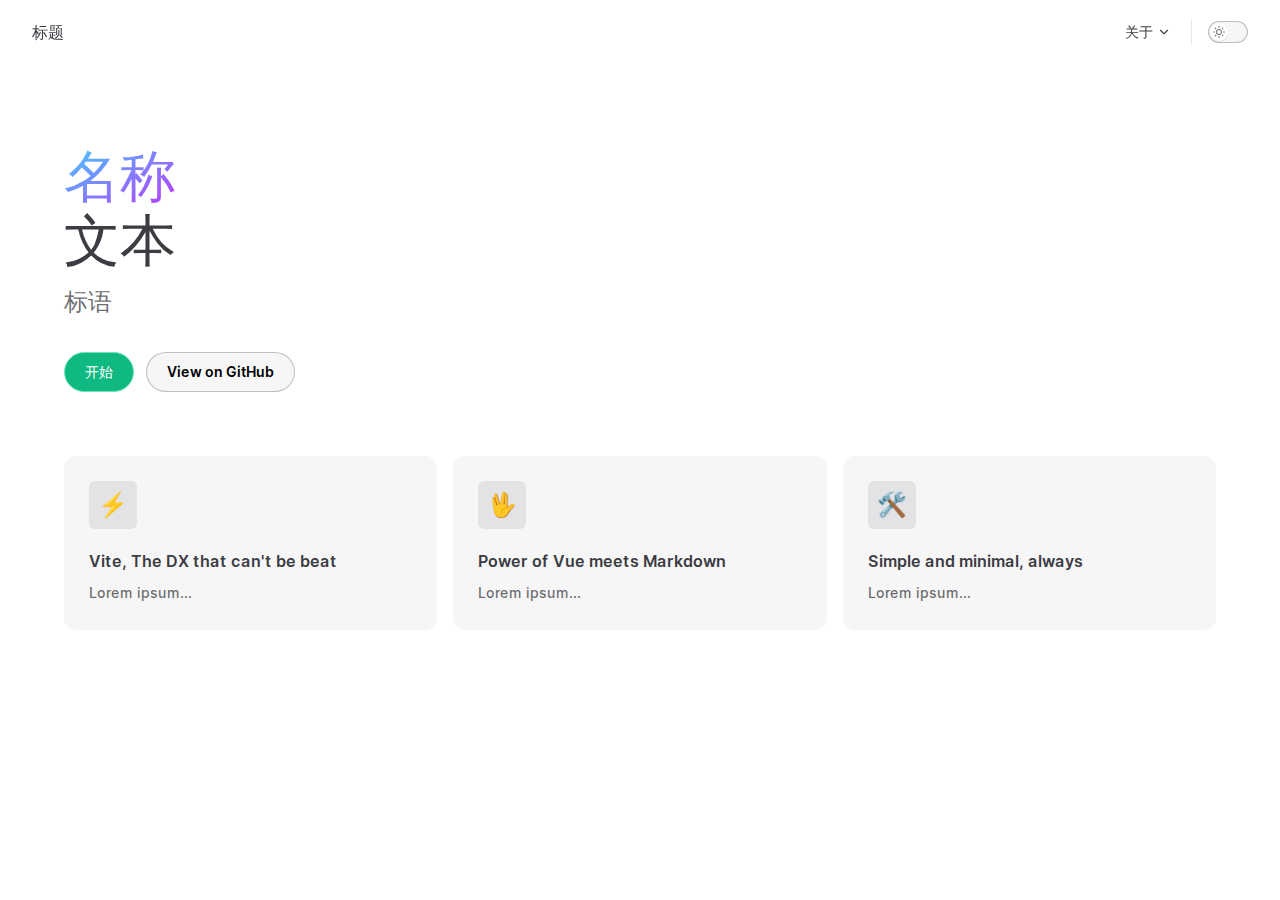
<file: index.html>
<!DOCTYPE html>
<html lang="en-US" dir="ltr">
  <head>
    <meta charset="utf-8">
    <meta name="viewport" content="width=device-width,initial-scale=1">
    <title>标题 | 标题</title>
    <meta name="description" content="Just playing around.">
    <link rel="preload stylesheet" href="/assets/style.2aec2dcb.css" as="style">
    <script type="module" src="/assets/app.e21450f7.js"></script>
    <link rel="preload" href="/assets/inter-roman-latin.2ed14f66.woff2" as="font" type="font/woff2" crossorigin="">
  <link rel="modulepreload" href="/assets/chunks/framework.d7e37bdc.js">
  <link rel="modulepreload" href="/assets/chunks/theme.c1c2a19f.js">
  <link rel="modulepreload" href="/assets/index.md.7af3917c.lean.js">
  <script id="check-dark-light">(()=>{const e=localStorage.getItem("vitepress-theme-appearance")||"",a=window.matchMedia("(prefers-color-scheme: dark)").matches;(!e||e==="auto"?a:e==="dark")&&document.documentElement.classList.add("dark")})();</script>
  </head>
  <body>
    <div id="app"><div class="Layout" data-v-b2cf3e0b><!--[--><!--]--><!--[--><span tabindex="-1" data-v-c8616af1></span><a href="#VPContent" class="VPSkipLink visually-hidden" data-v-c8616af1> Skip to content </a><!--]--><!----><header class="VPNav" data-v-b2cf3e0b data-v-7e5bc4a5><div class="VPNavBar" data-v-7e5bc4a5 data-v-94c81dcc><div class="container" data-v-94c81dcc><div class="title" data-v-94c81dcc><div class="VPNavBarTitle" data-v-94c81dcc data-v-f4ef19a3><a class="title" href="/" data-v-f4ef19a3><!--[--><!--]--><!----><!--[-->标题<!--]--><!--[--><!--]--></a></div></div><div class="content" data-v-94c81dcc><div class="curtain" data-v-94c81dcc></div><div class="content-body" data-v-94c81dcc><!--[--><!--]--><div class="VPNavBarSearch search" style="--vp-meta-key:&#39;Meta&#39;;" data-v-94c81dcc><!----></div><nav aria-labelledby="main-nav-aria-label" class="VPNavBarMenu menu" data-v-94c81dcc data-v-7f418b0f><span id="main-nav-aria-label" class="visually-hidden" data-v-7f418b0f>Main Navigation</span><!--[--><!--[--><div class="VPFlyout VPNavBarMenuGroup" data-v-7f418b0f data-v-764effdf><button type="button" class="button" aria-haspopup="true" aria-expanded="false" data-v-764effdf><span class="text" data-v-764effdf><!----> 关于 <svg xmlns="http://www.w3.org/2000/svg" aria-hidden="true" focusable="false" viewbox="0 0 24 24" class="text-icon" data-v-764effdf><path d="M12,16c-0.3,0-0.5-0.1-0.7-0.3l-6-6c-0.4-0.4-0.4-1,0-1.4s1-0.4,1.4,0l5.3,5.3l5.3-5.3c0.4-0.4,1-0.4,1.4,0s0.4,1,0,1.4l-6,6C12.5,15.9,12.3,16,12,16z"></path></svg></span></button><div class="menu" data-v-764effdf><div class="VPMenu" data-v-764effdf data-v-e7ea1737><div class="items" data-v-e7ea1737><!--[--><!--[--><div class="VPMenuLink" data-v-e7ea1737 data-v-d2c93bab><a class="VPLink link" href="/about/about1.html" data-v-d2c93bab data-v-8f4dc553><!--[-->关于页面1<!--]--><!----></a></div><!--]--><!--[--><div class="VPMenuLink" data-v-e7ea1737 data-v-d2c93bab><a class="VPLink link" href="/about/about2/" data-v-d2c93bab data-v-8f4dc553><!--[-->关于页面2<!--]--><!----></a></div><!--]--><!--]--></div><!--[--><!--]--></div></div></div><!--]--><!--]--></nav><!----><div class="VPNavBarAppearance appearance" data-v-94c81dcc data-v-f6a63727><label title="toggle dark mode" data-v-f6a63727 data-v-a9c8afb8><button class="VPSwitch VPSwitchAppearance" type="button" role="switch" aria-checked="false" data-v-a9c8afb8 data-v-f3c41672><span class="check" data-v-f3c41672><span class="icon" data-v-f3c41672><!--[--><svg xmlns="http://www.w3.org/2000/svg" aria-hidden="true" focusable="false" viewbox="0 0 24 24" class="sun" data-v-a9c8afb8><path d="M12,18c-3.3,0-6-2.7-6-6s2.7-6,6-6s6,2.7,6,6S15.3,18,12,18zM12,8c-2.2,0-4,1.8-4,4c0,2.2,1.8,4,4,4c2.2,0,4-1.8,4-4C16,9.8,14.2,8,12,8z"></path><path d="M12,4c-0.6,0-1-0.4-1-1V1c0-0.6,0.4-1,1-1s1,0.4,1,1v2C13,3.6,12.6,4,12,4z"></path><path d="M12,24c-0.6,0-1-0.4-1-1v-2c0-0.6,0.4-1,1-1s1,0.4,1,1v2C13,23.6,12.6,24,12,24z"></path><path d="M5.6,6.6c-0.3,0-0.5-0.1-0.7-0.3L3.5,4.9c-0.4-0.4-0.4-1,0-1.4s1-0.4,1.4,0l1.4,1.4c0.4,0.4,0.4,1,0,1.4C6.2,6.5,5.9,6.6,5.6,6.6z"></path><path d="M19.8,20.8c-0.3,0-0.5-0.1-0.7-0.3l-1.4-1.4c-0.4-0.4-0.4-1,0-1.4s1-0.4,1.4,0l1.4,1.4c0.4,0.4,0.4,1,0,1.4C20.3,20.7,20,20.8,19.8,20.8z"></path><path d="M3,13H1c-0.6,0-1-0.4-1-1s0.4-1,1-1h2c0.6,0,1,0.4,1,1S3.6,13,3,13z"></path><path d="M23,13h-2c-0.6,0-1-0.4-1-1s0.4-1,1-1h2c0.6,0,1,0.4,1,1S23.6,13,23,13z"></path><path d="M4.2,20.8c-0.3,0-0.5-0.1-0.7-0.3c-0.4-0.4-0.4-1,0-1.4l1.4-1.4c0.4-0.4,1-0.4,1.4,0s0.4,1,0,1.4l-1.4,1.4C4.7,20.7,4.5,20.8,4.2,20.8z"></path><path d="M18.4,6.6c-0.3,0-0.5-0.1-0.7-0.3c-0.4-0.4-0.4-1,0-1.4l1.4-1.4c0.4-0.4,1-0.4,1.4,0s0.4,1,0,1.4l-1.4,1.4C18.9,6.5,18.6,6.6,18.4,6.6z"></path></svg><svg xmlns="http://www.w3.org/2000/svg" aria-hidden="true" focusable="false" viewbox="0 0 24 24" class="moon" data-v-a9c8afb8><path d="M12.1,22c-0.3,0-0.6,0-0.9,0c-5.5-0.5-9.5-5.4-9-10.9c0.4-4.8,4.2-8.6,9-9c0.4,0,0.8,0.2,1,0.5c0.2,0.3,0.2,0.8-0.1,1.1c-2,2.7-1.4,6.4,1.3,8.4c2.1,1.6,5,1.6,7.1,0c0.3-0.2,0.7-0.3,1.1-0.1c0.3,0.2,0.5,0.6,0.5,1c-0.2,2.7-1.5,5.1-3.6,6.8C16.6,21.2,14.4,22,12.1,22zM9.3,4.4c-2.9,1-5,3.6-5.2,6.8c-0.4,4.4,2.8,8.3,7.2,8.7c2.1,0.2,4.2-0.4,5.8-1.8c1.1-0.9,1.9-2.1,2.4-3.4c-2.5,0.9-5.3,0.5-7.5-1.1C9.2,11.4,8.1,7.7,9.3,4.4z"></path></svg><!--]--></span></span></button></label></div><!----><div class="VPFlyout VPNavBarExtra extra" data-v-94c81dcc data-v-40855f84 data-v-764effdf><button type="button" class="button" aria-haspopup="true" aria-expanded="false" aria-label="extra navigation" data-v-764effdf><svg xmlns="http://www.w3.org/2000/svg" aria-hidden="true" focusable="false" viewbox="0 0 24 24" class="icon" data-v-764effdf><circle cx="12" cy="12" r="2"></circle><circle cx="19" cy="12" r="2"></circle><circle cx="5" cy="12" r="2"></circle></svg></button><div class="menu" data-v-764effdf><div class="VPMenu" data-v-764effdf data-v-e7ea1737><!----><!--[--><!--[--><!----><div class="group" data-v-40855f84><div class="item appearance" data-v-40855f84><p class="label" data-v-40855f84>Appearance</p><div class="appearance-action" data-v-40855f84><label title="toggle dark mode" data-v-40855f84 data-v-a9c8afb8><button class="VPSwitch VPSwitchAppearance" type="button" role="switch" aria-checked="false" data-v-a9c8afb8 data-v-f3c41672><span class="check" data-v-f3c41672><span class="icon" data-v-f3c41672><!--[--><svg xmlns="http://www.w3.org/2000/svg" aria-hidden="true" focusable="false" viewbox="0 0 24 24" class="sun" data-v-a9c8afb8><path d="M12,18c-3.3,0-6-2.7-6-6s2.7-6,6-6s6,2.7,6,6S15.3,18,12,18zM12,8c-2.2,0-4,1.8-4,4c0,2.2,1.8,4,4,4c2.2,0,4-1.8,4-4C16,9.8,14.2,8,12,8z"></path><path d="M12,4c-0.6,0-1-0.4-1-1V1c0-0.6,0.4-1,1-1s1,0.4,1,1v2C13,3.6,12.6,4,12,4z"></path><path d="M12,24c-0.6,0-1-0.4-1-1v-2c0-0.6,0.4-1,1-1s1,0.4,1,1v2C13,23.6,12.6,24,12,24z"></path><path d="M5.6,6.6c-0.3,0-0.5-0.1-0.7-0.3L3.5,4.9c-0.4-0.4-0.4-1,0-1.4s1-0.4,1.4,0l1.4,1.4c0.4,0.4,0.4,1,0,1.4C6.2,6.5,5.9,6.6,5.6,6.6z"></path><path d="M19.8,20.8c-0.3,0-0.5-0.1-0.7-0.3l-1.4-1.4c-0.4-0.4-0.4-1,0-1.4s1-0.4,1.4,0l1.4,1.4c0.4,0.4,0.4,1,0,1.4C20.3,20.7,20,20.8,19.8,20.8z"></path><path d="M3,13H1c-0.6,0-1-0.4-1-1s0.4-1,1-1h2c0.6,0,1,0.4,1,1S3.6,13,3,13z"></path><path d="M23,13h-2c-0.6,0-1-0.4-1-1s0.4-1,1-1h2c0.6,0,1,0.4,1,1S23.6,13,23,13z"></path><path d="M4.2,20.8c-0.3,0-0.5-0.1-0.7-0.3c-0.4-0.4-0.4-1,0-1.4l1.4-1.4c0.4-0.4,1-0.4,1.4,0s0.4,1,0,1.4l-1.4,1.4C4.7,20.7,4.5,20.8,4.2,20.8z"></path><path d="M18.4,6.6c-0.3,0-0.5-0.1-0.7-0.3c-0.4-0.4-0.4-1,0-1.4l1.4-1.4c0.4-0.4,1-0.4,1.4,0s0.4,1,0,1.4l-1.4,1.4C18.9,6.5,18.6,6.6,18.4,6.6z"></path></svg><svg xmlns="http://www.w3.org/2000/svg" aria-hidden="true" focusable="false" viewbox="0 0 24 24" class="moon" data-v-a9c8afb8><path d="M12.1,22c-0.3,0-0.6,0-0.9,0c-5.5-0.5-9.5-5.4-9-10.9c0.4-4.8,4.2-8.6,9-9c0.4,0,0.8,0.2,1,0.5c0.2,0.3,0.2,0.8-0.1,1.1c-2,2.7-1.4,6.4,1.3,8.4c2.1,1.6,5,1.6,7.1,0c0.3-0.2,0.7-0.3,1.1-0.1c0.3,0.2,0.5,0.6,0.5,1c-0.2,2.7-1.5,5.1-3.6,6.8C16.6,21.2,14.4,22,12.1,22zM9.3,4.4c-2.9,1-5,3.6-5.2,6.8c-0.4,4.4,2.8,8.3,7.2,8.7c2.1,0.2,4.2-0.4,5.8-1.8c1.1-0.9,1.9-2.1,2.4-3.4c-2.5,0.9-5.3,0.5-7.5-1.1C9.2,11.4,8.1,7.7,9.3,4.4z"></path></svg><!--]--></span></span></button></label></div></div></div><!----><!--]--><!--]--></div></div></div><!--[--><!--]--><button type="button" class="VPNavBarHamburger hamburger" aria-label="mobile navigation" aria-expanded="false" aria-controls="VPNavScreen" data-v-94c81dcc data-v-e5dd9c1c><span class="container" data-v-e5dd9c1c><span class="top" data-v-e5dd9c1c></span><span class="middle" data-v-e5dd9c1c></span><span class="bottom" data-v-e5dd9c1c></span></span></button></div></div></div></div><!----></header><!----><!----><div class="VPContent is-home" id="VPContent" data-v-b2cf3e0b data-v-a494bd1d><div class="VPHome" data-v-a494bd1d data-v-d82743a8><!--[--><!--]--><div class="VPHero VPHomeHero" data-v-d82743a8 data-v-fd2650d5><div class="container" data-v-fd2650d5><div class="main" data-v-fd2650d5><!--[--><h1 class="name" data-v-fd2650d5><span class="clip" data-v-fd2650d5>名称</span></h1><p class="text" data-v-fd2650d5>文本</p><p class="tagline" data-v-fd2650d5>标语</p><!--]--><div class="actions" data-v-fd2650d5><!--[--><div class="action" data-v-fd2650d5><a class="VPButton medium brand" href="/about/about1/" data-v-fd2650d5 data-v-567ba664>开始</a></div><div class="action" data-v-fd2650d5><a class="VPButton medium alt" href="https://github.com/vuejs/vitepress" target="_blank" rel="noreferrer" data-v-fd2650d5 data-v-567ba664>View on GitHub</a></div><!--]--></div></div><!----></div></div><!--[--><!--]--><!--[--><!--]--><div class="VPFeatures VPHomeFeatures" data-v-d82743a8 data-v-6816157f><div class="container" data-v-6816157f><div class="items" data-v-6816157f><!--[--><div class="grid-3 item" data-v-6816157f><span class="VPLink VPFeature" data-v-6816157f data-v-837f6cca data-v-8f4dc553><!--[--><article class="box" data-v-837f6cca><div class="icon" data-v-837f6cca>⚡️</div><h2 class="title" data-v-837f6cca>Vite, The DX that can't be beat</h2><p class="details" data-v-837f6cca>Lorem ipsum...</p><!----></article><!--]--><!----></span></div><div class="grid-3 item" data-v-6816157f><span class="VPLink VPFeature" data-v-6816157f data-v-837f6cca data-v-8f4dc553><!--[--><article class="box" data-v-837f6cca><div class="icon" data-v-837f6cca>🖖</div><h2 class="title" data-v-837f6cca>Power of Vue meets Markdown</h2><p class="details" data-v-837f6cca>Lorem ipsum...</p><!----></article><!--]--><!----></span></div><div class="grid-3 item" data-v-6816157f><span class="VPLink VPFeature" data-v-6816157f data-v-837f6cca data-v-8f4dc553><!--[--><article class="box" data-v-837f6cca><div class="icon" data-v-837f6cca>🛠️</div><h2 class="title" data-v-837f6cca>Simple and minimal, always</h2><p class="details" data-v-837f6cca>Lorem ipsum...</p><!----></article><!--]--><!----></span></div><!--]--></div></div></div><!--[--><!--]--><div style="position:relative;" data-v-d82743a8><div></div></div></div></div><!----><!--[--><!--]--></div></div>
    <script>__VP_HASH_MAP__ = JSON.parse("{\"about_about2_index.md\":\"9e532d10\",\"about_about1_index.md\":\"023ca927\",\"index.md\":\"7af3917c\"}")
__VP_SITE_DATA__ = JSON.parse("{\"lang\":\"en-US\",\"dir\":\"ltr\",\"title\":\"标题\",\"description\":\"Just playing around.\",\"base\":\"/\",\"head\":[],\"appearance\":true,\"themeConfig\":{\"nav\":[{\"text\":\"关于\",\"items\":[{\"text\":\"关于页面1\",\"link\":\"/about/about1\"},{\"text\":\"关于页面2\",\"link\":\"/about/about2/\"}]}],\"sidebar\":{\"/about/\":[{\"text\":\"关于侧边栏\",\"items\":[{\"text\":\"关于1\",\"link\":\"/about/about1/\"},{\"text\":\"关于2\",\"link\":\"/about/about2/\"}]}]}},\"locales\":{},\"scrollOffset\":90,\"cleanUrls\":false}")</script>
    
  </body>
</html>
</file>
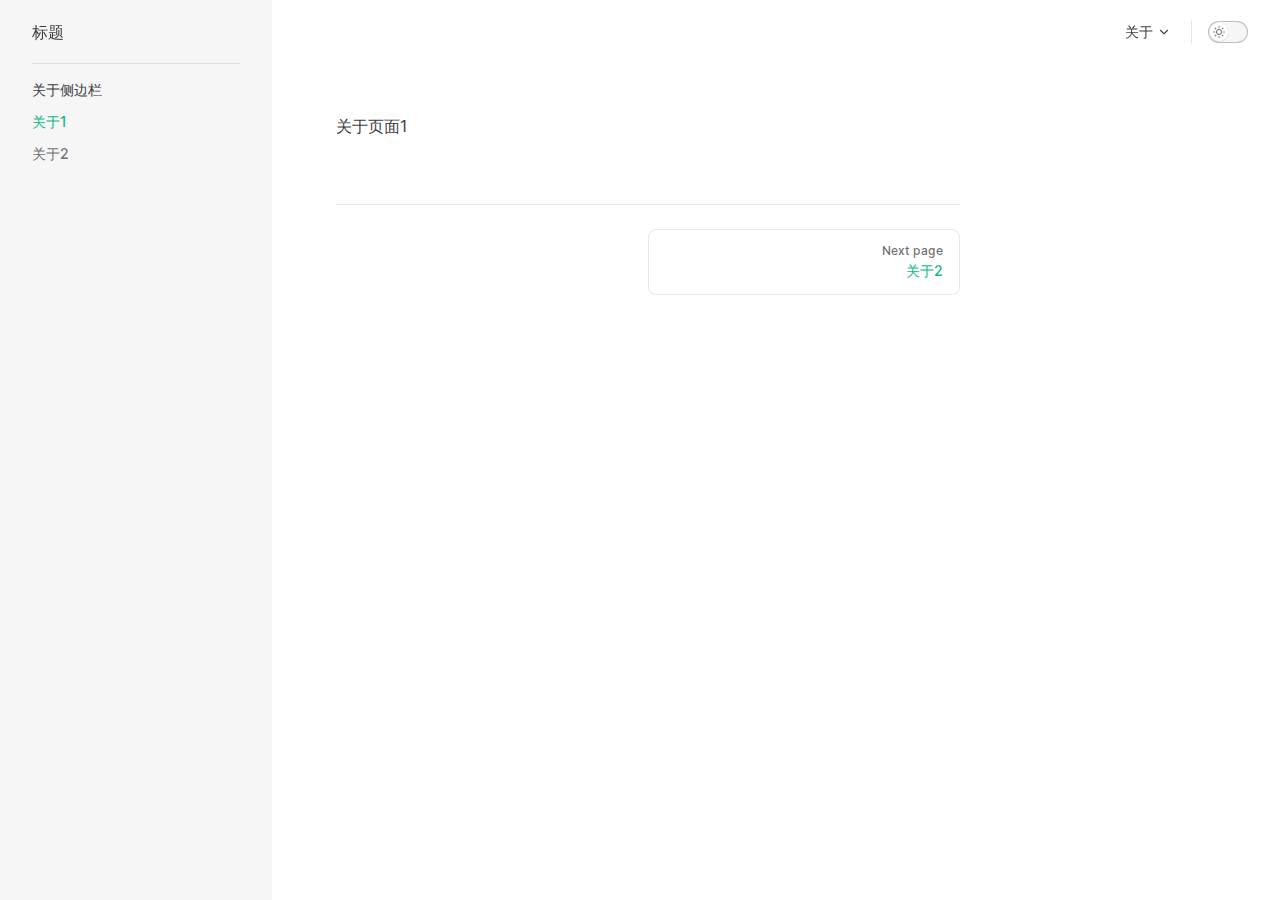
<file: about/about1/index.html>
<!DOCTYPE html>
<html lang="en-US" dir="ltr">
  <head>
    <meta charset="utf-8">
    <meta name="viewport" content="width=device-width,initial-scale=1">
    <title>标题 | 标题</title>
    <meta name="description" content="Just playing around.">
    <link rel="preload stylesheet" href="/assets/style.2aec2dcb.css" as="style">
    <script type="module" src="/assets/app.e21450f7.js"></script>
    <link rel="preload" href="/assets/inter-roman-latin.2ed14f66.woff2" as="font" type="font/woff2" crossorigin="">
  <link rel="modulepreload" href="/assets/chunks/framework.d7e37bdc.js">
  <link rel="modulepreload" href="/assets/chunks/theme.c1c2a19f.js">
  <link rel="modulepreload" href="/assets/about_about1_index.md.023ca927.lean.js">
  <script id="check-dark-light">(()=>{const e=localStorage.getItem("vitepress-theme-appearance")||"",a=window.matchMedia("(prefers-color-scheme: dark)").matches;(!e||e==="auto"?a:e==="dark")&&document.documentElement.classList.add("dark")})();</script>
  </head>
  <body>
    <div id="app"><div class="Layout" data-v-b2cf3e0b><!--[--><!--]--><!--[--><span tabindex="-1" data-v-c8616af1></span><a href="#VPContent" class="VPSkipLink visually-hidden" data-v-c8616af1> Skip to content </a><!--]--><!----><header class="VPNav" data-v-b2cf3e0b data-v-7e5bc4a5><div class="VPNavBar has-sidebar" data-v-7e5bc4a5 data-v-94c81dcc><div class="container" data-v-94c81dcc><div class="title" data-v-94c81dcc><div class="VPNavBarTitle has-sidebar" data-v-94c81dcc data-v-f4ef19a3><a class="title" href="/" data-v-f4ef19a3><!--[--><!--]--><!----><!--[-->标题<!--]--><!--[--><!--]--></a></div></div><div class="content" data-v-94c81dcc><div class="curtain" data-v-94c81dcc></div><div class="content-body" data-v-94c81dcc><!--[--><!--]--><div class="VPNavBarSearch search" style="--vp-meta-key:&#39;Meta&#39;;" data-v-94c81dcc><!----></div><nav aria-labelledby="main-nav-aria-label" class="VPNavBarMenu menu" data-v-94c81dcc data-v-7f418b0f><span id="main-nav-aria-label" class="visually-hidden" data-v-7f418b0f>Main Navigation</span><!--[--><!--[--><div class="VPFlyout VPNavBarMenuGroup" data-v-7f418b0f data-v-764effdf><button type="button" class="button" aria-haspopup="true" aria-expanded="false" data-v-764effdf><span class="text" data-v-764effdf><!----> 关于 <svg xmlns="http://www.w3.org/2000/svg" aria-hidden="true" focusable="false" viewbox="0 0 24 24" class="text-icon" data-v-764effdf><path d="M12,16c-0.3,0-0.5-0.1-0.7-0.3l-6-6c-0.4-0.4-0.4-1,0-1.4s1-0.4,1.4,0l5.3,5.3l5.3-5.3c0.4-0.4,1-0.4,1.4,0s0.4,1,0,1.4l-6,6C12.5,15.9,12.3,16,12,16z"></path></svg></span></button><div class="menu" data-v-764effdf><div class="VPMenu" data-v-764effdf data-v-e7ea1737><div class="items" data-v-e7ea1737><!--[--><!--[--><div class="VPMenuLink" data-v-e7ea1737 data-v-d2c93bab><a class="VPLink link" href="/about/about1.html" data-v-d2c93bab data-v-8f4dc553><!--[-->关于页面1<!--]--><!----></a></div><!--]--><!--[--><div class="VPMenuLink" data-v-e7ea1737 data-v-d2c93bab><a class="VPLink link" href="/about/about2/" data-v-d2c93bab data-v-8f4dc553><!--[-->关于页面2<!--]--><!----></a></div><!--]--><!--]--></div><!--[--><!--]--></div></div></div><!--]--><!--]--></nav><!----><div class="VPNavBarAppearance appearance" data-v-94c81dcc data-v-f6a63727><label title="toggle dark mode" data-v-f6a63727 data-v-a9c8afb8><button class="VPSwitch VPSwitchAppearance" type="button" role="switch" aria-checked="false" data-v-a9c8afb8 data-v-f3c41672><span class="check" data-v-f3c41672><span class="icon" data-v-f3c41672><!--[--><svg xmlns="http://www.w3.org/2000/svg" aria-hidden="true" focusable="false" viewbox="0 0 24 24" class="sun" data-v-a9c8afb8><path d="M12,18c-3.3,0-6-2.7-6-6s2.7-6,6-6s6,2.7,6,6S15.3,18,12,18zM12,8c-2.2,0-4,1.8-4,4c0,2.2,1.8,4,4,4c2.2,0,4-1.8,4-4C16,9.8,14.2,8,12,8z"></path><path d="M12,4c-0.6,0-1-0.4-1-1V1c0-0.6,0.4-1,1-1s1,0.4,1,1v2C13,3.6,12.6,4,12,4z"></path><path d="M12,24c-0.6,0-1-0.4-1-1v-2c0-0.6,0.4-1,1-1s1,0.4,1,1v2C13,23.6,12.6,24,12,24z"></path><path d="M5.6,6.6c-0.3,0-0.5-0.1-0.7-0.3L3.5,4.9c-0.4-0.4-0.4-1,0-1.4s1-0.4,1.4,0l1.4,1.4c0.4,0.4,0.4,1,0,1.4C6.2,6.5,5.9,6.6,5.6,6.6z"></path><path d="M19.8,20.8c-0.3,0-0.5-0.1-0.7-0.3l-1.4-1.4c-0.4-0.4-0.4-1,0-1.4s1-0.4,1.4,0l1.4,1.4c0.4,0.4,0.4,1,0,1.4C20.3,20.7,20,20.8,19.8,20.8z"></path><path d="M3,13H1c-0.6,0-1-0.4-1-1s0.4-1,1-1h2c0.6,0,1,0.4,1,1S3.6,13,3,13z"></path><path d="M23,13h-2c-0.6,0-1-0.4-1-1s0.4-1,1-1h2c0.6,0,1,0.4,1,1S23.6,13,23,13z"></path><path d="M4.2,20.8c-0.3,0-0.5-0.1-0.7-0.3c-0.4-0.4-0.4-1,0-1.4l1.4-1.4c0.4-0.4,1-0.4,1.4,0s0.4,1,0,1.4l-1.4,1.4C4.7,20.7,4.5,20.8,4.2,20.8z"></path><path d="M18.4,6.6c-0.3,0-0.5-0.1-0.7-0.3c-0.4-0.4-0.4-1,0-1.4l1.4-1.4c0.4-0.4,1-0.4,1.4,0s0.4,1,0,1.4l-1.4,1.4C18.9,6.5,18.6,6.6,18.4,6.6z"></path></svg><svg xmlns="http://www.w3.org/2000/svg" aria-hidden="true" focusable="false" viewbox="0 0 24 24" class="moon" data-v-a9c8afb8><path d="M12.1,22c-0.3,0-0.6,0-0.9,0c-5.5-0.5-9.5-5.4-9-10.9c0.4-4.8,4.2-8.6,9-9c0.4,0,0.8,0.2,1,0.5c0.2,0.3,0.2,0.8-0.1,1.1c-2,2.7-1.4,6.4,1.3,8.4c2.1,1.6,5,1.6,7.1,0c0.3-0.2,0.7-0.3,1.1-0.1c0.3,0.2,0.5,0.6,0.5,1c-0.2,2.7-1.5,5.1-3.6,6.8C16.6,21.2,14.4,22,12.1,22zM9.3,4.4c-2.9,1-5,3.6-5.2,6.8c-0.4,4.4,2.8,8.3,7.2,8.7c2.1,0.2,4.2-0.4,5.8-1.8c1.1-0.9,1.9-2.1,2.4-3.4c-2.5,0.9-5.3,0.5-7.5-1.1C9.2,11.4,8.1,7.7,9.3,4.4z"></path></svg><!--]--></span></span></button></label></div><!----><div class="VPFlyout VPNavBarExtra extra" data-v-94c81dcc data-v-40855f84 data-v-764effdf><button type="button" class="button" aria-haspopup="true" aria-expanded="false" aria-label="extra navigation" data-v-764effdf><svg xmlns="http://www.w3.org/2000/svg" aria-hidden="true" focusable="false" viewbox="0 0 24 24" class="icon" data-v-764effdf><circle cx="12" cy="12" r="2"></circle><circle cx="19" cy="12" r="2"></circle><circle cx="5" cy="12" r="2"></circle></svg></button><div class="menu" data-v-764effdf><div class="VPMenu" data-v-764effdf data-v-e7ea1737><!----><!--[--><!--[--><!----><div class="group" data-v-40855f84><div class="item appearance" data-v-40855f84><p class="label" data-v-40855f84>Appearance</p><div class="appearance-action" data-v-40855f84><label title="toggle dark mode" data-v-40855f84 data-v-a9c8afb8><button class="VPSwitch VPSwitchAppearance" type="button" role="switch" aria-checked="false" data-v-a9c8afb8 data-v-f3c41672><span class="check" data-v-f3c41672><span class="icon" data-v-f3c41672><!--[--><svg xmlns="http://www.w3.org/2000/svg" aria-hidden="true" focusable="false" viewbox="0 0 24 24" class="sun" data-v-a9c8afb8><path d="M12,18c-3.3,0-6-2.7-6-6s2.7-6,6-6s6,2.7,6,6S15.3,18,12,18zM12,8c-2.2,0-4,1.8-4,4c0,2.2,1.8,4,4,4c2.2,0,4-1.8,4-4C16,9.8,14.2,8,12,8z"></path><path d="M12,4c-0.6,0-1-0.4-1-1V1c0-0.6,0.4-1,1-1s1,0.4,1,1v2C13,3.6,12.6,4,12,4z"></path><path d="M12,24c-0.6,0-1-0.4-1-1v-2c0-0.6,0.4-1,1-1s1,0.4,1,1v2C13,23.6,12.6,24,12,24z"></path><path d="M5.6,6.6c-0.3,0-0.5-0.1-0.7-0.3L3.5,4.9c-0.4-0.4-0.4-1,0-1.4s1-0.4,1.4,0l1.4,1.4c0.4,0.4,0.4,1,0,1.4C6.2,6.5,5.9,6.6,5.6,6.6z"></path><path d="M19.8,20.8c-0.3,0-0.5-0.1-0.7-0.3l-1.4-1.4c-0.4-0.4-0.4-1,0-1.4s1-0.4,1.4,0l1.4,1.4c0.4,0.4,0.4,1,0,1.4C20.3,20.7,20,20.8,19.8,20.8z"></path><path d="M3,13H1c-0.6,0-1-0.4-1-1s0.4-1,1-1h2c0.6,0,1,0.4,1,1S3.6,13,3,13z"></path><path d="M23,13h-2c-0.6,0-1-0.4-1-1s0.4-1,1-1h2c0.6,0,1,0.4,1,1S23.6,13,23,13z"></path><path d="M4.2,20.8c-0.3,0-0.5-0.1-0.7-0.3c-0.4-0.4-0.4-1,0-1.4l1.4-1.4c0.4-0.4,1-0.4,1.4,0s0.4,1,0,1.4l-1.4,1.4C4.7,20.7,4.5,20.8,4.2,20.8z"></path><path d="M18.4,6.6c-0.3,0-0.5-0.1-0.7-0.3c-0.4-0.4-0.4-1,0-1.4l1.4-1.4c0.4-0.4,1-0.4,1.4,0s0.4,1,0,1.4l-1.4,1.4C18.9,6.5,18.6,6.6,18.4,6.6z"></path></svg><svg xmlns="http://www.w3.org/2000/svg" aria-hidden="true" focusable="false" viewbox="0 0 24 24" class="moon" data-v-a9c8afb8><path d="M12.1,22c-0.3,0-0.6,0-0.9,0c-5.5-0.5-9.5-5.4-9-10.9c0.4-4.8,4.2-8.6,9-9c0.4,0,0.8,0.2,1,0.5c0.2,0.3,0.2,0.8-0.1,1.1c-2,2.7-1.4,6.4,1.3,8.4c2.1,1.6,5,1.6,7.1,0c0.3-0.2,0.7-0.3,1.1-0.1c0.3,0.2,0.5,0.6,0.5,1c-0.2,2.7-1.5,5.1-3.6,6.8C16.6,21.2,14.4,22,12.1,22zM9.3,4.4c-2.9,1-5,3.6-5.2,6.8c-0.4,4.4,2.8,8.3,7.2,8.7c2.1,0.2,4.2-0.4,5.8-1.8c1.1-0.9,1.9-2.1,2.4-3.4c-2.5,0.9-5.3,0.5-7.5-1.1C9.2,11.4,8.1,7.7,9.3,4.4z"></path></svg><!--]--></span></span></button></label></div></div></div><!----><!--]--><!--]--></div></div></div><!--[--><!--]--><button type="button" class="VPNavBarHamburger hamburger" aria-label="mobile navigation" aria-expanded="false" aria-controls="VPNavScreen" data-v-94c81dcc data-v-e5dd9c1c><span class="container" data-v-e5dd9c1c><span class="top" data-v-e5dd9c1c></span><span class="middle" data-v-e5dd9c1c></span><span class="bottom" data-v-e5dd9c1c></span></span></button></div></div></div></div><!----></header><div class="VPLocalNav" data-v-b2cf3e0b data-v-392e1bf8><button class="menu" aria-expanded="false" aria-controls="VPSidebarNav" data-v-392e1bf8><svg xmlns="http://www.w3.org/2000/svg" aria-hidden="true" focusable="false" viewbox="0 0 24 24" class="menu-icon" data-v-392e1bf8><path d="M17,11H3c-0.6,0-1-0.4-1-1s0.4-1,1-1h14c0.6,0,1,0.4,1,1S17.6,11,17,11z"></path><path d="M21,7H3C2.4,7,2,6.6,2,6s0.4-1,1-1h18c0.6,0,1,0.4,1,1S21.6,7,21,7z"></path><path d="M21,15H3c-0.6,0-1-0.4-1-1s0.4-1,1-1h18c0.6,0,1,0.4,1,1S21.6,15,21,15z"></path><path d="M17,19H3c-0.6,0-1-0.4-1-1s0.4-1,1-1h14c0.6,0,1,0.4,1,1S17.6,19,17,19z"></path></svg><span class="menu-text" data-v-392e1bf8>Menu</span></button><div class="VPLocalNavOutlineDropdown" style="--vp-vh:0px;" data-v-392e1bf8 data-v-079b16a8><button data-v-079b16a8>Return to top</button><!----></div></div><aside class="VPSidebar" data-v-b2cf3e0b data-v-af16598e><div class="curtain" data-v-af16598e></div><nav class="nav" id="VPSidebarNav" aria-labelledby="sidebar-aria-label" tabindex="-1" data-v-af16598e><span class="visually-hidden" id="sidebar-aria-label" data-v-af16598e> Sidebar Navigation </span><!--[--><!--]--><!--[--><div class="group" data-v-af16598e><section class="VPSidebarItem level-0 has-active" data-v-af16598e data-v-c4656e6d><div class="item" role="button" tabindex="0" data-v-c4656e6d><div class="indicator" data-v-c4656e6d></div><h2 class="text" data-v-c4656e6d>关于侧边栏</h2><!----></div><div class="items" data-v-c4656e6d><!--[--><div class="VPSidebarItem level-1 is-link is-active has-active" data-v-c4656e6d data-v-c4656e6d><div class="item" data-v-c4656e6d><div class="indicator" data-v-c4656e6d></div><a class="VPLink link link" href="/about/about1/" data-v-c4656e6d data-v-8f4dc553><!--[--><p class="text" data-v-c4656e6d>关于1</p><!--]--><!----></a><!----></div><!----></div><div class="VPSidebarItem level-1 is-link" data-v-c4656e6d data-v-c4656e6d><div class="item" data-v-c4656e6d><div class="indicator" data-v-c4656e6d></div><a class="VPLink link link" href="/about/about2/" data-v-c4656e6d data-v-8f4dc553><!--[--><p class="text" data-v-c4656e6d>关于2</p><!--]--><!----></a><!----></div><!----></div><!--]--></div></section></div><!--]--><!--[--><!--]--></nav></aside><div class="VPContent has-sidebar" id="VPContent" data-v-b2cf3e0b data-v-a494bd1d><div class="VPDoc has-sidebar has-aside" data-v-a494bd1d data-v-c4b0d3cf><!--[--><!--]--><div class="container" data-v-c4b0d3cf><div class="aside" data-v-c4b0d3cf><div class="aside-curtain" data-v-c4b0d3cf></div><div class="aside-container" data-v-c4b0d3cf><div class="aside-content" data-v-c4b0d3cf><div class="VPDocAside" data-v-c4b0d3cf data-v-3f215769><!--[--><!--]--><!--[--><!--]--><div class="VPDocAsideOutline" data-v-3f215769 data-v-ff0f39c8><div class="content" data-v-ff0f39c8><div class="outline-marker" data-v-ff0f39c8></div><div class="outline-title" data-v-ff0f39c8>On this page</div><nav aria-labelledby="doc-outline-aria-label" data-v-ff0f39c8><span class="visually-hidden" id="doc-outline-aria-label" data-v-ff0f39c8> Table of Contents for current page </span><ul class="root" data-v-ff0f39c8 data-v-9a431c33><!--[--><!--]--></ul></nav></div></div><!--[--><!--]--><div class="spacer" data-v-3f215769></div><!--[--><!--]--><!----><!--[--><!--]--><!--[--><!--]--></div></div></div></div><div class="content" data-v-c4b0d3cf><div class="content-container" data-v-c4b0d3cf><!--[--><!--]--><!----><main class="main" data-v-c4b0d3cf><div style="position:relative;" class="vp-doc _about_about1_index" data-v-c4b0d3cf><div><p>关于页面1</p></div></div></main><footer class="VPDocFooter" data-v-c4b0d3cf data-v-face870a><!--[--><!--]--><!----><div class="prev-next" data-v-face870a><div class="pager" data-v-face870a><!----></div><div class="pager" data-v-face870a><a class="pager-link next" href="/about/about2/" data-v-face870a><span class="desc" data-v-face870a>Next page</span><span class="title" data-v-face870a>关于2</span></a></div></div></footer><!--[--><!--]--></div></div></div><!--[--><!--]--></div></div><!----><!--[--><!--]--></div></div>
    <script>__VP_HASH_MAP__ = JSON.parse("{\"about_about2_index.md\":\"9e532d10\",\"about_about1_index.md\":\"023ca927\",\"index.md\":\"7af3917c\"}")
__VP_SITE_DATA__ = JSON.parse("{\"lang\":\"en-US\",\"dir\":\"ltr\",\"title\":\"标题\",\"description\":\"Just playing around.\",\"base\":\"/\",\"head\":[],\"appearance\":true,\"themeConfig\":{\"nav\":[{\"text\":\"关于\",\"items\":[{\"text\":\"关于页面1\",\"link\":\"/about/about1\"},{\"text\":\"关于页面2\",\"link\":\"/about/about2/\"}]}],\"sidebar\":{\"/about/\":[{\"text\":\"关于侧边栏\",\"items\":[{\"text\":\"关于1\",\"link\":\"/about/about1/\"},{\"text\":\"关于2\",\"link\":\"/about/about2/\"}]}]}},\"locales\":{},\"scrollOffset\":90,\"cleanUrls\":false}")</script>
    
  </body>
</html>
</file>
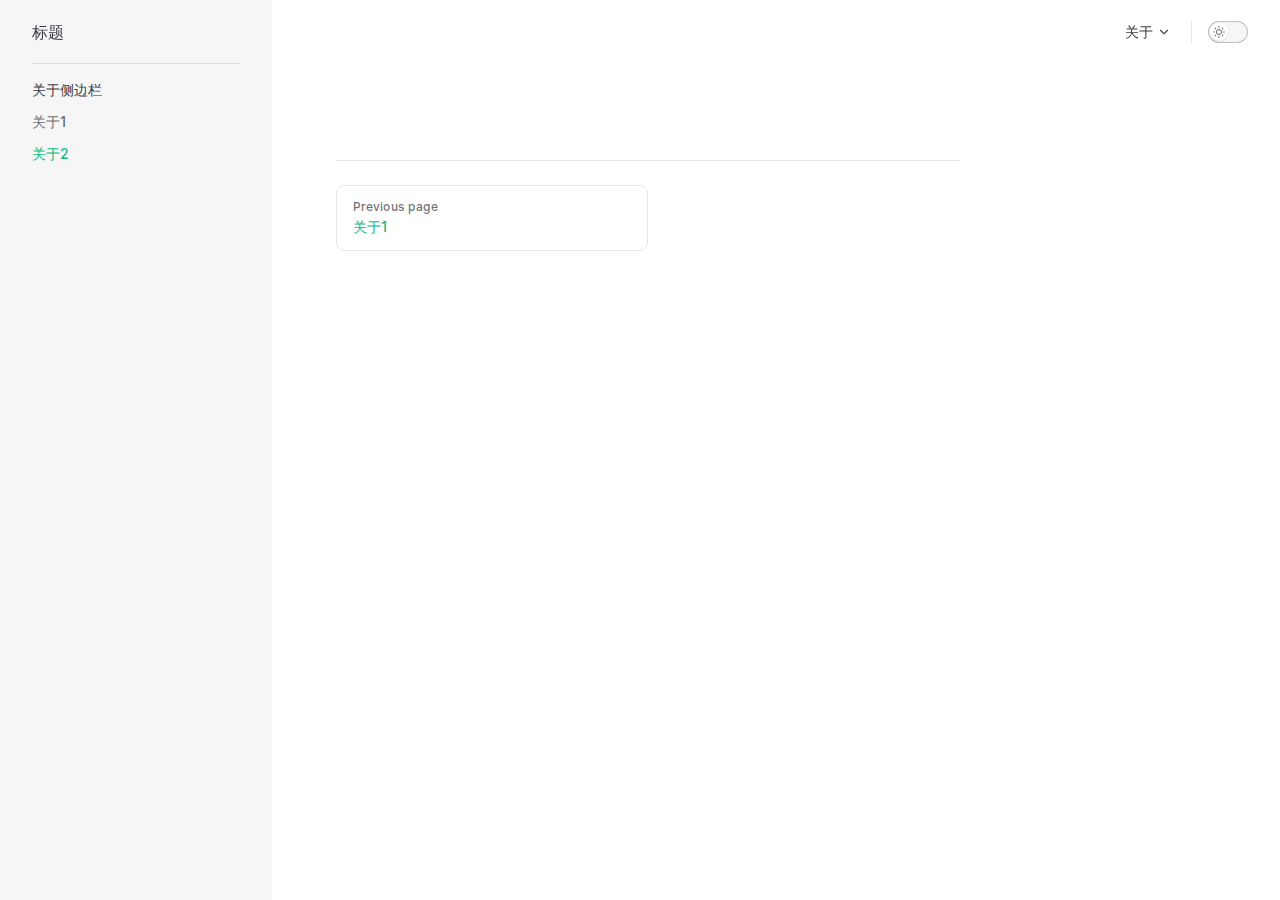
<file: about/about2/index.html>
<!DOCTYPE html>
<html lang="en-US" dir="ltr">
  <head>
    <meta charset="utf-8">
    <meta name="viewport" content="width=device-width,initial-scale=1">
    <title>标题 | 标题</title>
    <meta name="description" content="Just playing around.">
    <link rel="preload stylesheet" href="/assets/style.2aec2dcb.css" as="style">
    <script type="module" src="/assets/app.e21450f7.js"></script>
    <link rel="preload" href="/assets/inter-roman-latin.2ed14f66.woff2" as="font" type="font/woff2" crossorigin="">
  <link rel="modulepreload" href="/assets/chunks/framework.d7e37bdc.js">
  <link rel="modulepreload" href="/assets/chunks/theme.c1c2a19f.js">
  <link rel="modulepreload" href="/assets/about_about2_index.md.9e532d10.lean.js">
  <script id="check-dark-light">(()=>{const e=localStorage.getItem("vitepress-theme-appearance")||"",a=window.matchMedia("(prefers-color-scheme: dark)").matches;(!e||e==="auto"?a:e==="dark")&&document.documentElement.classList.add("dark")})();</script>
  </head>
  <body>
    <div id="app"><div class="Layout" data-v-b2cf3e0b><!--[--><!--]--><!--[--><span tabindex="-1" data-v-c8616af1></span><a href="#VPContent" class="VPSkipLink visually-hidden" data-v-c8616af1> Skip to content </a><!--]--><!----><header class="VPNav" data-v-b2cf3e0b data-v-7e5bc4a5><div class="VPNavBar has-sidebar" data-v-7e5bc4a5 data-v-94c81dcc><div class="container" data-v-94c81dcc><div class="title" data-v-94c81dcc><div class="VPNavBarTitle has-sidebar" data-v-94c81dcc data-v-f4ef19a3><a class="title" href="/" data-v-f4ef19a3><!--[--><!--]--><!----><!--[-->标题<!--]--><!--[--><!--]--></a></div></div><div class="content" data-v-94c81dcc><div class="curtain" data-v-94c81dcc></div><div class="content-body" data-v-94c81dcc><!--[--><!--]--><div class="VPNavBarSearch search" style="--vp-meta-key:&#39;Meta&#39;;" data-v-94c81dcc><!----></div><nav aria-labelledby="main-nav-aria-label" class="VPNavBarMenu menu" data-v-94c81dcc data-v-7f418b0f><span id="main-nav-aria-label" class="visually-hidden" data-v-7f418b0f>Main Navigation</span><!--[--><!--[--><div class="VPFlyout VPNavBarMenuGroup" data-v-7f418b0f data-v-764effdf><button type="button" class="button" aria-haspopup="true" aria-expanded="false" data-v-764effdf><span class="text" data-v-764effdf><!----> 关于 <svg xmlns="http://www.w3.org/2000/svg" aria-hidden="true" focusable="false" viewbox="0 0 24 24" class="text-icon" data-v-764effdf><path d="M12,16c-0.3,0-0.5-0.1-0.7-0.3l-6-6c-0.4-0.4-0.4-1,0-1.4s1-0.4,1.4,0l5.3,5.3l5.3-5.3c0.4-0.4,1-0.4,1.4,0s0.4,1,0,1.4l-6,6C12.5,15.9,12.3,16,12,16z"></path></svg></span></button><div class="menu" data-v-764effdf><div class="VPMenu" data-v-764effdf data-v-e7ea1737><div class="items" data-v-e7ea1737><!--[--><!--[--><div class="VPMenuLink" data-v-e7ea1737 data-v-d2c93bab><a class="VPLink link" href="/about/about1.html" data-v-d2c93bab data-v-8f4dc553><!--[-->关于页面1<!--]--><!----></a></div><!--]--><!--[--><div class="VPMenuLink" data-v-e7ea1737 data-v-d2c93bab><a class="VPLink link active" href="/about/about2/" data-v-d2c93bab data-v-8f4dc553><!--[-->关于页面2<!--]--><!----></a></div><!--]--><!--]--></div><!--[--><!--]--></div></div></div><!--]--><!--]--></nav><!----><div class="VPNavBarAppearance appearance" data-v-94c81dcc data-v-f6a63727><label title="toggle dark mode" data-v-f6a63727 data-v-a9c8afb8><button class="VPSwitch VPSwitchAppearance" type="button" role="switch" aria-checked="false" data-v-a9c8afb8 data-v-f3c41672><span class="check" data-v-f3c41672><span class="icon" data-v-f3c41672><!--[--><svg xmlns="http://www.w3.org/2000/svg" aria-hidden="true" focusable="false" viewbox="0 0 24 24" class="sun" data-v-a9c8afb8><path d="M12,18c-3.3,0-6-2.7-6-6s2.7-6,6-6s6,2.7,6,6S15.3,18,12,18zM12,8c-2.2,0-4,1.8-4,4c0,2.2,1.8,4,4,4c2.2,0,4-1.8,4-4C16,9.8,14.2,8,12,8z"></path><path d="M12,4c-0.6,0-1-0.4-1-1V1c0-0.6,0.4-1,1-1s1,0.4,1,1v2C13,3.6,12.6,4,12,4z"></path><path d="M12,24c-0.6,0-1-0.4-1-1v-2c0-0.6,0.4-1,1-1s1,0.4,1,1v2C13,23.6,12.6,24,12,24z"></path><path d="M5.6,6.6c-0.3,0-0.5-0.1-0.7-0.3L3.5,4.9c-0.4-0.4-0.4-1,0-1.4s1-0.4,1.4,0l1.4,1.4c0.4,0.4,0.4,1,0,1.4C6.2,6.5,5.9,6.6,5.6,6.6z"></path><path d="M19.8,20.8c-0.3,0-0.5-0.1-0.7-0.3l-1.4-1.4c-0.4-0.4-0.4-1,0-1.4s1-0.4,1.4,0l1.4,1.4c0.4,0.4,0.4,1,0,1.4C20.3,20.7,20,20.8,19.8,20.8z"></path><path d="M3,13H1c-0.6,0-1-0.4-1-1s0.4-1,1-1h2c0.6,0,1,0.4,1,1S3.6,13,3,13z"></path><path d="M23,13h-2c-0.6,0-1-0.4-1-1s0.4-1,1-1h2c0.6,0,1,0.4,1,1S23.6,13,23,13z"></path><path d="M4.2,20.8c-0.3,0-0.5-0.1-0.7-0.3c-0.4-0.4-0.4-1,0-1.4l1.4-1.4c0.4-0.4,1-0.4,1.4,0s0.4,1,0,1.4l-1.4,1.4C4.7,20.7,4.5,20.8,4.2,20.8z"></path><path d="M18.4,6.6c-0.3,0-0.5-0.1-0.7-0.3c-0.4-0.4-0.4-1,0-1.4l1.4-1.4c0.4-0.4,1-0.4,1.4,0s0.4,1,0,1.4l-1.4,1.4C18.9,6.5,18.6,6.6,18.4,6.6z"></path></svg><svg xmlns="http://www.w3.org/2000/svg" aria-hidden="true" focusable="false" viewbox="0 0 24 24" class="moon" data-v-a9c8afb8><path d="M12.1,22c-0.3,0-0.6,0-0.9,0c-5.5-0.5-9.5-5.4-9-10.9c0.4-4.8,4.2-8.6,9-9c0.4,0,0.8,0.2,1,0.5c0.2,0.3,0.2,0.8-0.1,1.1c-2,2.7-1.4,6.4,1.3,8.4c2.1,1.6,5,1.6,7.1,0c0.3-0.2,0.7-0.3,1.1-0.1c0.3,0.2,0.5,0.6,0.5,1c-0.2,2.7-1.5,5.1-3.6,6.8C16.6,21.2,14.4,22,12.1,22zM9.3,4.4c-2.9,1-5,3.6-5.2,6.8c-0.4,4.4,2.8,8.3,7.2,8.7c2.1,0.2,4.2-0.4,5.8-1.8c1.1-0.9,1.9-2.1,2.4-3.4c-2.5,0.9-5.3,0.5-7.5-1.1C9.2,11.4,8.1,7.7,9.3,4.4z"></path></svg><!--]--></span></span></button></label></div><!----><div class="VPFlyout VPNavBarExtra extra" data-v-94c81dcc data-v-40855f84 data-v-764effdf><button type="button" class="button" aria-haspopup="true" aria-expanded="false" aria-label="extra navigation" data-v-764effdf><svg xmlns="http://www.w3.org/2000/svg" aria-hidden="true" focusable="false" viewbox="0 0 24 24" class="icon" data-v-764effdf><circle cx="12" cy="12" r="2"></circle><circle cx="19" cy="12" r="2"></circle><circle cx="5" cy="12" r="2"></circle></svg></button><div class="menu" data-v-764effdf><div class="VPMenu" data-v-764effdf data-v-e7ea1737><!----><!--[--><!--[--><!----><div class="group" data-v-40855f84><div class="item appearance" data-v-40855f84><p class="label" data-v-40855f84>Appearance</p><div class="appearance-action" data-v-40855f84><label title="toggle dark mode" data-v-40855f84 data-v-a9c8afb8><button class="VPSwitch VPSwitchAppearance" type="button" role="switch" aria-checked="false" data-v-a9c8afb8 data-v-f3c41672><span class="check" data-v-f3c41672><span class="icon" data-v-f3c41672><!--[--><svg xmlns="http://www.w3.org/2000/svg" aria-hidden="true" focusable="false" viewbox="0 0 24 24" class="sun" data-v-a9c8afb8><path d="M12,18c-3.3,0-6-2.7-6-6s2.7-6,6-6s6,2.7,6,6S15.3,18,12,18zM12,8c-2.2,0-4,1.8-4,4c0,2.2,1.8,4,4,4c2.2,0,4-1.8,4-4C16,9.8,14.2,8,12,8z"></path><path d="M12,4c-0.6,0-1-0.4-1-1V1c0-0.6,0.4-1,1-1s1,0.4,1,1v2C13,3.6,12.6,4,12,4z"></path><path d="M12,24c-0.6,0-1-0.4-1-1v-2c0-0.6,0.4-1,1-1s1,0.4,1,1v2C13,23.6,12.6,24,12,24z"></path><path d="M5.6,6.6c-0.3,0-0.5-0.1-0.7-0.3L3.5,4.9c-0.4-0.4-0.4-1,0-1.4s1-0.4,1.4,0l1.4,1.4c0.4,0.4,0.4,1,0,1.4C6.2,6.5,5.9,6.6,5.6,6.6z"></path><path d="M19.8,20.8c-0.3,0-0.5-0.1-0.7-0.3l-1.4-1.4c-0.4-0.4-0.4-1,0-1.4s1-0.4,1.4,0l1.4,1.4c0.4,0.4,0.4,1,0,1.4C20.3,20.7,20,20.8,19.8,20.8z"></path><path d="M3,13H1c-0.6,0-1-0.4-1-1s0.4-1,1-1h2c0.6,0,1,0.4,1,1S3.6,13,3,13z"></path><path d="M23,13h-2c-0.6,0-1-0.4-1-1s0.4-1,1-1h2c0.6,0,1,0.4,1,1S23.6,13,23,13z"></path><path d="M4.2,20.8c-0.3,0-0.5-0.1-0.7-0.3c-0.4-0.4-0.4-1,0-1.4l1.4-1.4c0.4-0.4,1-0.4,1.4,0s0.4,1,0,1.4l-1.4,1.4C4.7,20.7,4.5,20.8,4.2,20.8z"></path><path d="M18.4,6.6c-0.3,0-0.5-0.1-0.7-0.3c-0.4-0.4-0.4-1,0-1.4l1.4-1.4c0.4-0.4,1-0.4,1.4,0s0.4,1,0,1.4l-1.4,1.4C18.9,6.5,18.6,6.6,18.4,6.6z"></path></svg><svg xmlns="http://www.w3.org/2000/svg" aria-hidden="true" focusable="false" viewbox="0 0 24 24" class="moon" data-v-a9c8afb8><path d="M12.1,22c-0.3,0-0.6,0-0.9,0c-5.5-0.5-9.5-5.4-9-10.9c0.4-4.8,4.2-8.6,9-9c0.4,0,0.8,0.2,1,0.5c0.2,0.3,0.2,0.8-0.1,1.1c-2,2.7-1.4,6.4,1.3,8.4c2.1,1.6,5,1.6,7.1,0c0.3-0.2,0.7-0.3,1.1-0.1c0.3,0.2,0.5,0.6,0.5,1c-0.2,2.7-1.5,5.1-3.6,6.8C16.6,21.2,14.4,22,12.1,22zM9.3,4.4c-2.9,1-5,3.6-5.2,6.8c-0.4,4.4,2.8,8.3,7.2,8.7c2.1,0.2,4.2-0.4,5.8-1.8c1.1-0.9,1.9-2.1,2.4-3.4c-2.5,0.9-5.3,0.5-7.5-1.1C9.2,11.4,8.1,7.7,9.3,4.4z"></path></svg><!--]--></span></span></button></label></div></div></div><!----><!--]--><!--]--></div></div></div><!--[--><!--]--><button type="button" class="VPNavBarHamburger hamburger" aria-label="mobile navigation" aria-expanded="false" aria-controls="VPNavScreen" data-v-94c81dcc data-v-e5dd9c1c><span class="container" data-v-e5dd9c1c><span class="top" data-v-e5dd9c1c></span><span class="middle" data-v-e5dd9c1c></span><span class="bottom" data-v-e5dd9c1c></span></span></button></div></div></div></div><!----></header><div class="VPLocalNav" data-v-b2cf3e0b data-v-392e1bf8><button class="menu" aria-expanded="false" aria-controls="VPSidebarNav" data-v-392e1bf8><svg xmlns="http://www.w3.org/2000/svg" aria-hidden="true" focusable="false" viewbox="0 0 24 24" class="menu-icon" data-v-392e1bf8><path d="M17,11H3c-0.6,0-1-0.4-1-1s0.4-1,1-1h14c0.6,0,1,0.4,1,1S17.6,11,17,11z"></path><path d="M21,7H3C2.4,7,2,6.6,2,6s0.4-1,1-1h18c0.6,0,1,0.4,1,1S21.6,7,21,7z"></path><path d="M21,15H3c-0.6,0-1-0.4-1-1s0.4-1,1-1h18c0.6,0,1,0.4,1,1S21.6,15,21,15z"></path><path d="M17,19H3c-0.6,0-1-0.4-1-1s0.4-1,1-1h14c0.6,0,1,0.4,1,1S17.6,19,17,19z"></path></svg><span class="menu-text" data-v-392e1bf8>Menu</span></button><div class="VPLocalNavOutlineDropdown" style="--vp-vh:0px;" data-v-392e1bf8 data-v-079b16a8><button data-v-079b16a8>Return to top</button><!----></div></div><aside class="VPSidebar" data-v-b2cf3e0b data-v-af16598e><div class="curtain" data-v-af16598e></div><nav class="nav" id="VPSidebarNav" aria-labelledby="sidebar-aria-label" tabindex="-1" data-v-af16598e><span class="visually-hidden" id="sidebar-aria-label" data-v-af16598e> Sidebar Navigation </span><!--[--><!--]--><!--[--><div class="group" data-v-af16598e><section class="VPSidebarItem level-0 has-active" data-v-af16598e data-v-c4656e6d><div class="item" role="button" tabindex="0" data-v-c4656e6d><div class="indicator" data-v-c4656e6d></div><h2 class="text" data-v-c4656e6d>关于侧边栏</h2><!----></div><div class="items" data-v-c4656e6d><!--[--><div class="VPSidebarItem level-1 is-link" data-v-c4656e6d data-v-c4656e6d><div class="item" data-v-c4656e6d><div class="indicator" data-v-c4656e6d></div><a class="VPLink link link" href="/about/about1/" data-v-c4656e6d data-v-8f4dc553><!--[--><p class="text" data-v-c4656e6d>关于1</p><!--]--><!----></a><!----></div><!----></div><div class="VPSidebarItem level-1 is-link is-active has-active" data-v-c4656e6d data-v-c4656e6d><div class="item" data-v-c4656e6d><div class="indicator" data-v-c4656e6d></div><a class="VPLink link link" href="/about/about2/" data-v-c4656e6d data-v-8f4dc553><!--[--><p class="text" data-v-c4656e6d>关于2</p><!--]--><!----></a><!----></div><!----></div><!--]--></div></section></div><!--]--><!--[--><!--]--></nav></aside><div class="VPContent has-sidebar" id="VPContent" data-v-b2cf3e0b data-v-a494bd1d><div class="VPDoc has-sidebar has-aside" data-v-a494bd1d data-v-c4b0d3cf><!--[--><!--]--><div class="container" data-v-c4b0d3cf><div class="aside" data-v-c4b0d3cf><div class="aside-curtain" data-v-c4b0d3cf></div><div class="aside-container" data-v-c4b0d3cf><div class="aside-content" data-v-c4b0d3cf><div class="VPDocAside" data-v-c4b0d3cf data-v-3f215769><!--[--><!--]--><!--[--><!--]--><div class="VPDocAsideOutline" data-v-3f215769 data-v-ff0f39c8><div class="content" data-v-ff0f39c8><div class="outline-marker" data-v-ff0f39c8></div><div class="outline-title" data-v-ff0f39c8>On this page</div><nav aria-labelledby="doc-outline-aria-label" data-v-ff0f39c8><span class="visually-hidden" id="doc-outline-aria-label" data-v-ff0f39c8> Table of Contents for current page </span><ul class="root" data-v-ff0f39c8 data-v-9a431c33><!--[--><!--]--></ul></nav></div></div><!--[--><!--]--><div class="spacer" data-v-3f215769></div><!--[--><!--]--><!----><!--[--><!--]--><!--[--><!--]--></div></div></div></div><div class="content" data-v-c4b0d3cf><div class="content-container" data-v-c4b0d3cf><!--[--><!--]--><!----><main class="main" data-v-c4b0d3cf><div style="position:relative;" class="vp-doc _about_about2_index" data-v-c4b0d3cf><div></div></div></main><footer class="VPDocFooter" data-v-c4b0d3cf data-v-face870a><!--[--><!--]--><!----><div class="prev-next" data-v-face870a><div class="pager" data-v-face870a><a class="pager-link prev" href="/about/about1/" data-v-face870a><span class="desc" data-v-face870a>Previous page</span><span class="title" data-v-face870a>关于1</span></a></div><div class="has-prev pager" data-v-face870a><!----></div></div></footer><!--[--><!--]--></div></div></div><!--[--><!--]--></div></div><!----><!--[--><!--]--></div></div>
    <script>__VP_HASH_MAP__ = JSON.parse("{\"about_about2_index.md\":\"9e532d10\",\"about_about1_index.md\":\"023ca927\",\"index.md\":\"7af3917c\"}")
__VP_SITE_DATA__ = JSON.parse("{\"lang\":\"en-US\",\"dir\":\"ltr\",\"title\":\"标题\",\"description\":\"Just playing around.\",\"base\":\"/\",\"head\":[],\"appearance\":true,\"themeConfig\":{\"nav\":[{\"text\":\"关于\",\"items\":[{\"text\":\"关于页面1\",\"link\":\"/about/about1\"},{\"text\":\"关于页面2\",\"link\":\"/about/about2/\"}]}],\"sidebar\":{\"/about/\":[{\"text\":\"关于侧边栏\",\"items\":[{\"text\":\"关于1\",\"link\":\"/about/about1/\"},{\"text\":\"关于2\",\"link\":\"/about/about2/\"}]}]}},\"locales\":{},\"scrollOffset\":90,\"cleanUrls\":false}")</script>
    
  </body>
</html>
</file>
<file: assets/style.2aec2dcb.css>
@font-face{font-family:Inter var;font-weight:100 900;font-display:swap;font-style:normal;font-named-instance:"Regular";src:url(/assets/inter-roman-cyrillic.5f2c6c8c.woff2) format("woff2");unicode-range:U+0301,U+0400-045F,U+0490-0491,U+04B0-04B1,U+2116}@font-face{font-family:Inter var;font-weight:100 900;font-display:swap;font-style:normal;font-named-instance:"Regular";src:url(/assets/inter-roman-cyrillic-ext.e75737ce.woff2) format("woff2");unicode-range:U+0460-052F,U+1C80-1C88,U+20B4,U+2DE0-2DFF,U+A640-A69F,U+FE2E-FE2F}@font-face{font-family:Inter var;font-weight:100 900;font-display:swap;font-style:normal;font-named-instance:"Regular";src:url(/assets/inter-roman-greek.d5a6d92a.woff2) format("woff2");unicode-range:U+0370-03FF}@font-face{font-family:Inter var;font-weight:100 900;font-display:swap;font-style:normal;font-named-instance:"Regular";src:url(/assets/inter-roman-greek-ext.ab0619bc.woff2) format("woff2");unicode-range:U+1F00-1FFF}@font-face{font-family:Inter var;font-weight:100 900;font-display:swap;font-style:normal;font-named-instance:"Regular";src:url(/assets/inter-roman-latin.2ed14f66.woff2) format("woff2");unicode-range:U+0000-00FF,U+0131,U+0152-0153,U+02BB-02BC,U+02C6,U+02DA,U+02DC,U+2000-206F,U+2074,U+20AC,U+2122,U+2191,U+2193,U+2212,U+2215,U+FEFF,U+FFFD}@font-face{font-family:Inter var;font-weight:100 900;font-display:swap;font-style:normal;font-named-instance:"Regular";src:url(/assets/inter-roman-latin-ext.0030eebd.woff2) format("woff2");unicode-range:U+0100-024F,U+0259,U+1E00-1EFF,U+2020,U+20A0-20AB,U+20AD-20CF,U+2113,U+2C60-2C7F,U+A720-A7FF}@font-face{font-family:Inter var;font-weight:100 900;font-display:swap;font-style:normal;font-named-instance:"Regular";src:url(/assets/inter-roman-vietnamese.14ce25a6.woff2) format("woff2");unicode-range:U+0102-0103,U+0110-0111,U+0128-0129,U+0168-0169,U+01A0-01A1,U+01AF-01B0,U+1EA0-1EF9,U+20AB}@font-face{font-family:Inter var;font-weight:100 900;font-display:swap;font-style:italic;font-named-instance:"Italic";src:url(/assets/inter-italic-cyrillic.ea42a392.woff2) format("woff2");unicode-range:U+0301,U+0400-045F,U+0490-0491,U+04B0-04B1,U+2116}@font-face{font-family:Inter var;font-weight:100 900;font-display:swap;font-style:italic;font-named-instance:"Italic";src:url(/assets/inter-italic-cyrillic-ext.33bd5a8e.woff2) format("woff2");unicode-range:U+0460-052F,U+1C80-1C88,U+20B4,U+2DE0-2DFF,U+A640-A69F,U+FE2E-FE2F}@font-face{font-family:Inter var;font-weight:100 900;font-display:swap;font-style:italic;font-named-instance:"Italic";src:url(/assets/inter-italic-greek.8f4463c4.woff2) format("woff2");unicode-range:U+0370-03FF}@font-face{font-family:Inter var;font-weight:100 900;font-display:swap;font-style:italic;font-named-instance:"Italic";src:url(/assets/inter-italic-greek-ext.4fbe9427.woff2) format("woff2");unicode-range:U+1F00-1FFF}@font-face{font-family:Inter var;font-weight:100 900;font-display:swap;font-style:italic;font-named-instance:"Italic";src:url(/assets/inter-italic-latin.bd3b6f56.woff2) format("woff2");unicode-range:U+0000-00FF,U+0131,U+0152-0153,U+02BB-02BC,U+02C6,U+02DA,U+02DC,U+2000-206F,U+2074,U+20AC,U+2122,U+2191,U+2193,U+2212,U+2215,U+FEFF,U+FFFD}@font-face{font-family:Inter var;font-weight:100 900;font-display:swap;font-style:italic;font-named-instance:"Italic";src:url(/assets/inter-italic-latin-ext.bd8920cc.woff2) format("woff2");unicode-range:U+0100-024F,U+0259,U+1E00-1EFF,U+2020,U+20A0-20AB,U+20AD-20CF,U+2113,U+2C60-2C7F,U+A720-A7FF}@font-face{font-family:Inter var;font-weight:100 900;font-display:swap;font-style:italic;font-named-instance:"Italic";src:url(/assets/inter-italic-vietnamese.6ce511fb.woff2) format("woff2");unicode-range:U+0102-0103,U+0110-0111,U+0128-0129,U+0168-0169,U+01A0-01A1,U+01AF-01B0,U+1EA0-1EF9,U+20AB}@font-face{font-family:Chinese Quotes;src:local("PingFang SC Regular"),local("PingFang SC"),local("SimHei"),local("Source Han Sans SC");unicode-range:U+2018,U+2019,U+201C,U+201D}:root{--vp-c-white: #ffffff;--vp-c-black: #000000;--vp-c-gray: #8e8e93;--vp-c-text-light-1: rgba(60, 60, 67);--vp-c-text-light-2: rgba(60, 60, 67, .75);--vp-c-text-light-3: rgba(60, 60, 67, .33);--vp-c-text-dark-1: rgba(255, 255, 245, .86);--vp-c-text-dark-2: rgba(235, 235, 245, .6);--vp-c-text-dark-3: rgba(235, 235, 245, .38);--vp-c-green: #10b981;--vp-c-green-light: #34d399;--vp-c-green-lighter: #6ee7b7;--vp-c-green-dark: #059669;--vp-c-green-darker: #047857;--vp-c-green-dimm-1: rgba(16, 185, 129, .05);--vp-c-green-dimm-2: rgba(16, 185, 129, .2);--vp-c-green-dimm-3: rgba(16, 185, 129, .5);--vp-c-yellow: #d97706;--vp-c-yellow-light: #f59e0b;--vp-c-yellow-lighter: #fbbf24;--vp-c-yellow-dark: #b45309;--vp-c-yellow-darker: #92400e;--vp-c-yellow-dimm-1: rgba(234, 179, 8, .05);--vp-c-yellow-dimm-2: rgba(234, 179, 8, .2);--vp-c-yellow-dimm-3: rgba(234, 179, 8, .5);--vp-c-red: #f43f5e;--vp-c-red-light: #fb7185;--vp-c-red-lighter: #fda4af;--vp-c-red-dark: #e11d48;--vp-c-red-darker: #be123c;--vp-c-red-dimm-1: rgba(244, 63, 94, .05);--vp-c-red-dimm-2: rgba(244, 63, 94, .2);--vp-c-red-dimm-3: rgba(244, 63, 94, .5);--vp-c-sponsor: #db2777}:root{--vp-c-bg: #ffffff;--vp-c-bg-elv: #ffffff;--vp-c-bg-elv-up: #ffffff;--vp-c-bg-elv-down: #f6f6f7;--vp-c-bg-elv-mute: #f6f6f7;--vp-c-bg-soft: #f6f6f7;--vp-c-bg-soft-up: #f9f9fa;--vp-c-bg-soft-down: #e3e3e5;--vp-c-bg-soft-mute: #e3e3e5;--vp-c-bg-alt: #f6f6f7;--vp-c-border: rgba(60, 60, 67, .29);--vp-c-divider: rgba(60, 60, 67, .12);--vp-c-gutter: rgba(60, 60, 67, .12);--vp-c-neutral: var(--vp-c-black);--vp-c-neutral-inverse: var(--vp-c-white);--vp-c-text-1: var(--vp-c-text-light-1);--vp-c-text-2: var(--vp-c-text-light-2);--vp-c-text-3: var(--vp-c-text-light-3);--vp-c-text-inverse-1: var(--vp-c-text-dark-1);--vp-c-text-inverse-2: var(--vp-c-text-dark-2);--vp-c-text-inverse-3: var(--vp-c-text-dark-3);--vp-c-text-code: #476582;--vp-c-brand: var(--vp-c-green);--vp-c-brand-light: var(--vp-c-green-light);--vp-c-brand-lighter: var(--vp-c-green-lighter);--vp-c-brand-dark: var(--vp-c-green-dark);--vp-c-brand-darker: var(--vp-c-green-darker);--vp-c-mute: #f6f6f7;--vp-c-mute-light: #f9f9fc;--vp-c-mute-lighter: #ffffff;--vp-c-mute-dark: #e3e3e5;--vp-c-mute-darker: #d7d7d9}.dark{--vp-c-bg: #1e1e20;--vp-c-bg-elv: #252529;--vp-c-bg-elv-up: #313136;--vp-c-bg-elv-down: #1e1e20;--vp-c-bg-elv-mute: #313136;--vp-c-bg-soft: #252529;--vp-c-bg-soft-up: #313136;--vp-c-bg-soft-down: #1e1e20;--vp-c-bg-soft-mute: #313136;--vp-c-bg-alt: #161618;--vp-c-border: rgba(82, 82, 89, .68);--vp-c-divider: rgba(82, 82, 89, .32);--vp-c-gutter: #000000;--vp-c-neutral: var(--vp-c-white);--vp-c-neutral-inverse: var(--vp-c-black);--vp-c-text-1: var(--vp-c-text-dark-1);--vp-c-text-2: var(--vp-c-text-dark-2);--vp-c-text-3: var(--vp-c-text-dark-3);--vp-c-text-inverse-1: var(--vp-c-text-light-1);--vp-c-text-inverse-2: var(--vp-c-text-light-2);--vp-c-text-inverse-3: var(--vp-c-text-light-3);--vp-c-text-code: #c9def1;--vp-c-mute: #313136;--vp-c-mute-light: #3a3a3c;--vp-c-mute-lighter: #505053;--vp-c-mute-dark: #2c2c30;--vp-c-mute-darker: #252529}:root{--vp-font-family-base: "Chinese Quotes", "Inter var", "Inter", ui-sans-serif, system-ui, -apple-system, BlinkMacSystemFont, "Segoe UI", Roboto, "Helvetica Neue", Helvetica, Arial, "Noto Sans", sans-serif, "Apple Color Emoji", "Segoe UI Emoji", "Segoe UI Symbol", "Noto Color Emoji";--vp-font-family-mono: ui-monospace, SFMono-Regular, "SF Mono", Menlo, Monaco, Consolas, "Liberation Mono", "Courier New", monospace}:root{--vp-shadow-1: 0 1px 2px rgba(0, 0, 0, .04), 0 1px 2px rgba(0, 0, 0, .06);--vp-shadow-2: 0 3px 12px rgba(0, 0, 0, .07), 0 1px 4px rgba(0, 0, 0, .07);--vp-shadow-3: 0 12px 32px rgba(0, 0, 0, .1), 0 2px 6px rgba(0, 0, 0, .08);--vp-shadow-4: 0 14px 44px rgba(0, 0, 0, .12), 0 3px 9px rgba(0, 0, 0, .12);--vp-shadow-5: 0 18px 56px rgba(0, 0, 0, .16), 0 4px 12px rgba(0, 0, 0, .16)}:root{--vp-z-index-local-nav: 10;--vp-z-index-nav: 20;--vp-z-index-layout-top: 30;--vp-z-index-backdrop: 40;--vp-z-index-sidebar: 50;--vp-z-index-footer: 60}:root{--vp-icon-copy: url("data:image/svg+xml,%3Csvg xmlns='http://www.w3.org/2000/svg' fill='none' height='20' width='20' stroke='rgba(128,128,128,1)' stroke-width='2' viewBox='0 0 24 24'%3E%3Cpath stroke-linecap='round' stroke-linejoin='round' d='M9 5H7a2 2 0 0 0-2 2v12a2 2 0 0 0 2 2h10a2 2 0 0 0 2-2V7a2 2 0 0 0-2-2h-2M9 5a2 2 0 0 0 2 2h2a2 2 0 0 0 2-2M9 5a2 2 0 0 1 2-2h2a2 2 0 0 1 2 2'/%3E%3C/svg%3E");--vp-icon-copied: url("data:image/svg+xml,%3Csvg xmlns='http://www.w3.org/2000/svg' fill='none' height='20' width='20' stroke='rgba(128,128,128,1)' stroke-width='2' viewBox='0 0 24 24'%3E%3Cpath stroke-linecap='round' stroke-linejoin='round' d='M9 5H7a2 2 0 0 0-2 2v12a2 2 0 0 0 2 2h10a2 2 0 0 0 2-2V7a2 2 0 0 0-2-2h-2M9 5a2 2 0 0 0 2 2h2a2 2 0 0 0 2-2M9 5a2 2 0 0 1 2-2h2a2 2 0 0 1 2 2m-6 9 2 2 4-4'/%3E%3C/svg%3E")}:root{--vp-layout-max-width: 1440px}:root{--vp-header-anchor-symbol: "#"}:root{--vp-code-line-height: 1.7;--vp-code-font-size: .875em;--vp-c-code-dimm: var(--vp-c-text-dark-3);--vp-code-block-color: var(--vp-c-text-dark-1);--vp-code-block-bg: #292b30;--vp-code-block-bg-light: #1e1e20;--vp-code-block-divider-color: #000000;--vp-code-line-highlight-color: rgba(0, 0, 0, .5);--vp-code-line-number-color: var(--vp-c-code-dimm);--vp-code-line-diff-add-color: var(--vp-c-green-dimm-2);--vp-code-line-diff-add-symbol-color: var(--vp-c-green);--vp-code-line-diff-remove-color: var(--vp-c-red-dimm-2);--vp-code-line-diff-remove-symbol-color: var(--vp-c-red);--vp-code-line-warning-color: var(--vp-c-yellow-dimm-2);--vp-code-line-error-color: var(--vp-c-red-dimm-2);--vp-code-copy-code-border-color: transparent;--vp-code-copy-code-bg: var(--vp-code-block-bg-light);--vp-code-copy-code-hover-border-color: var(--vp-c-divider);--vp-code-copy-code-hover-bg: var(--vp-code-block-bg-light);--vp-code-copy-code-active-text: var(--vp-c-text-dark-2);--vp-code-tab-divider: var(--vp-code-block-divider-color);--vp-code-tab-text-color: var(--vp-c-text-dark-2);--vp-code-tab-bg: var(--vp-code-block-bg);--vp-code-tab-hover-text-color: var(--vp-c-text-dark-1);--vp-code-tab-active-text-color: var(--vp-c-text-dark-1);--vp-code-tab-active-bar-color: var(--vp-c-brand)}.dark{--vp-code-block-bg: #161618}:root:not(.dark) .vp-adaptive-theme{--vp-c-code-dimm: var(--vp-c-text-2);--vp-code-block-color: var(--vp-c-text-1);--vp-code-block-bg: #f8f8f8;--vp-code-block-divider-color: var(--vp-c-divider);--vp-code-line-highlight-color: #ececec;--vp-code-line-number-color: var(--vp-c-code-dimm);--vp-code-copy-code-bg: #e2e2e2;--vp-code-copy-code-hover-bg: #dcdcdc;--vp-code-copy-code-active-text: var(--vp-c-text-2);--vp-code-tab-divider: var(--vp-c-divider);--vp-code-tab-text-color: var(--vp-c-text-2);--vp-code-tab-bg: var(--vp-code-block-bg);--vp-code-tab-hover-text-color: var(--vp-c-text-1);--vp-code-tab-active-text-color: var(--vp-c-text-1)}:root{--vp-button-brand-border: var(--vp-c-brand-lighter);--vp-button-brand-text: var(--vp-c-white);--vp-button-brand-bg: var(--vp-c-brand);--vp-button-brand-hover-border: var(--vp-c-brand-lighter);--vp-button-brand-hover-text: var(--vp-c-white);--vp-button-brand-hover-bg: var(--vp-c-brand-dark);--vp-button-brand-active-border: var(--vp-c-brand-lighter);--vp-button-brand-active-text: var(--vp-c-white);--vp-button-brand-active-bg: var(--vp-c-brand-darker);--vp-button-alt-border: var(--vp-c-border);--vp-button-alt-text: var(--vp-c-neutral);--vp-button-alt-bg: var(--vp-c-mute);--vp-button-alt-hover-border: var(--vp-c-border);--vp-button-alt-hover-text: var(--vp-c-neutral);--vp-button-alt-hover-bg: var(--vp-c-mute-dark);--vp-button-alt-active-border: var(--vp-c-border);--vp-button-alt-active-text: var(--vp-c-neutral);--vp-button-alt-active-bg: var(--vp-c-mute-darker);--vp-button-sponsor-border: var(--vp-c-gray-light-3);--vp-button-sponsor-text: var(--vp-c-text-light-2);--vp-button-sponsor-bg: transparent;--vp-button-sponsor-hover-border: var(--vp-c-sponsor);--vp-button-sponsor-hover-text: var(--vp-c-sponsor);--vp-button-sponsor-hover-bg: transparent;--vp-button-sponsor-active-border: var(--vp-c-sponsor);--vp-button-sponsor-active-text: var(--vp-c-sponsor);--vp-button-sponsor-active-bg: transparent}.dark{--vp-button-sponsor-border: var(--vp-c-gray-dark-1);--vp-button-sponsor-text: var(--vp-c-text-dark-2)}:root{--vp-custom-block-font-size: 14px;--vp-custom-block-code-font-size: 13px;--vp-custom-block-info-border: var(--vp-c-border);--vp-custom-block-info-text: var(--vp-c-text-2);--vp-custom-block-info-bg: var(--vp-c-bg-soft-up);--vp-custom-block-info-code-bg: var(--vp-c-bg-soft);--vp-custom-block-tip-border: var(--vp-c-green);--vp-custom-block-tip-text: var(--vp-c-green-dark);--vp-custom-block-tip-bg: var(--vp-c-bg-soft-up);--vp-custom-block-tip-code-bg: var(--vp-c-bg-soft);--vp-custom-block-warning-border: var(--vp-c-yellow);--vp-custom-block-warning-text: var(--vp-c-yellow);--vp-custom-block-warning-bg: var(--vp-c-bg-soft-up);--vp-custom-block-warning-code-bg: var(--vp-c-bg-soft);--vp-custom-block-danger-border: var(--vp-c-red);--vp-custom-block-danger-text: var(--vp-c-red);--vp-custom-block-danger-bg: var(--vp-c-bg-soft-up);--vp-custom-block-danger-code-bg: var(--vp-c-bg-soft);--vp-custom-block-details-border: var(--vp-custom-block-info-border);--vp-custom-block-details-text: var(--vp-custom-block-info-text);--vp-custom-block-details-bg: var(--vp-custom-block-info-bg);--vp-custom-block-details-code-bg: var(--vp-custom-block-details-bg)}:root{--vp-input-border-color: var(--vp-c-border);--vp-input-bg-color: var(--vp-c-bg-alt);--vp-input-hover-border-color: var(--vp-c-gray);--vp-input-switch-bg-color: var(--vp-c-mute)}:root{--vp-nav-height: 64px;--vp-nav-bg-color: var(--vp-c-bg);--vp-nav-screen-bg-color: var(--vp-c-bg)}:root{--vp-local-nav-bg-color: var(--vp-c-bg)}:root{--vp-sidebar-width: 272px;--vp-sidebar-bg-color: var(--vp-c-bg-alt)}:root{--vp-backdrop-bg-color: rgba(0, 0, 0, .6)}:root{--vp-home-hero-name-color: var(--vp-c-brand);--vp-home-hero-name-background: transparent;--vp-home-hero-image-background-image: none;--vp-home-hero-image-filter: none}:root{--vp-badge-info-border: var(--vp-c-border);--vp-badge-info-text: var(--vp-c-text-2);--vp-badge-info-bg: var(--vp-c-bg-soft-up);--vp-badge-tip-border: var(--vp-c-green-dark);--vp-badge-tip-text: var(--vp-c-green);--vp-badge-tip-bg: var(--vp-c-green-dimm-1);--vp-badge-warning-border: var(--vp-c-yellow-dark);--vp-badge-warning-text: var(--vp-c-yellow);--vp-badge-warning-bg: var(--vp-c-yellow-dimm-1);--vp-badge-danger-border: var(--vp-c-red-dark);--vp-badge-danger-text: var(--vp-c-red);--vp-badge-danger-bg: var(--vp-c-red-dimm-1)}:root{--vp-carbon-ads-text-color: var(--vp-c-text-1);--vp-carbon-ads-poweredby-color: var(--vp-c-text-2);--vp-carbon-ads-bg-color: var(--vp-c-bg-soft);--vp-carbon-ads-hover-text-color: var(--vp-c-brand);--vp-carbon-ads-hover-poweredby-color: var(--vp-c-text-1)}:root{--vp-local-search-bg: var(--vp-c-bg);--vp-local-search-result-bg: var(--vp-c-bg);--vp-local-search-result-border: var(--vp-c-divider);--vp-local-search-result-selected-bg: var(--vp-c-bg);--vp-local-search-result-selected-border: var(--vp-c-brand);--vp-local-search-highlight-bg: var(--vp-c-green-lighter);--vp-local-search-highlight-text: var(--vp-c-black)}*,:before,:after{box-sizing:border-box}html{line-height:1.4;font-size:16px;-webkit-text-size-adjust:100%}html.dark{color-scheme:dark}body{margin:0;width:100%;min-width:320px;min-height:100vh;line-height:24px;font-family:var(--vp-font-family-base);font-size:16px;font-weight:400;color:var(--vp-c-text-1);background-color:var(--vp-c-bg);direction:ltr;font-synthesis:style;text-rendering:optimizeLegibility;-webkit-font-smoothing:antialiased;-moz-osx-font-smoothing:grayscale}main{display:block}h1,h2,h3,h4,h5,h6{margin:0;line-height:24px;font-size:16px;font-weight:400}p{margin:0}strong,b{font-weight:600}a,area,button,[role=button],input,label,select,summary,textarea{touch-action:manipulation}a{color:inherit;text-decoration:inherit}ol,ul{list-style:none;margin:0;padding:0}blockquote{margin:0}pre,code,kbd,samp{font-family:var(--vp-font-family-mono)}img,svg,video,canvas,audio,iframe,embed,object{display:block}figure{margin:0}img,video{max-width:100%;height:auto}button,input,optgroup,select,textarea{border:0;padding:0;line-height:inherit;color:inherit}button{padding:0;font-family:inherit;background-color:transparent;background-image:none}button:enabled,[role=button]:enabled{cursor:pointer}button:focus,button:focus-visible{outline:1px dotted;outline:4px auto -webkit-focus-ring-color}button:focus:not(:focus-visible){outline:none!important}input:focus,textarea:focus,select:focus{outline:none}table{border-collapse:collapse}input{background-color:transparent}input:-ms-input-placeholder,textarea:-ms-input-placeholder{color:var(--vp-c-text-3)}input::-ms-input-placeholder,textarea::-ms-input-placeholder{color:var(--vp-c-text-3)}input::placeholder,textarea::placeholder{color:var(--vp-c-text-3)}input::-webkit-outer-spin-button,input::-webkit-inner-spin-button{-webkit-appearance:none;margin:0}input[type=number]{-moz-appearance:textfield}textarea{resize:vertical}select{-webkit-appearance:none}fieldset{margin:0;padding:0}h1,h2,h3,h4,h5,h6,li,p{overflow-wrap:break-word}vite-error-overlay{z-index:9999}.visually-hidden{position:absolute;width:1px;height:1px;white-space:nowrap;clip:rect(0 0 0 0);clip-path:inset(50%);overflow:hidden}.custom-block{border:1px solid transparent;border-radius:8px;padding:16px 16px 8px;line-height:24px;font-size:var(--vp-custom-block-font-size);color:var(--vp-c-text-2)}.custom-block.info{border-color:var(--vp-custom-block-info-border);color:var(--vp-custom-block-info-text);background-color:var(--vp-custom-block-info-bg)}.custom-block.custom-block th,.custom-block.custom-block blockquote>p{font-size:var(--vp-custom-block-font-size);color:inherit}.custom-block.info code{background-color:var(--vp-custom-block-info-code-bg)}.custom-block.tip{border-color:var(--vp-custom-block-tip-border);color:var(--vp-custom-block-tip-text);background-color:var(--vp-custom-block-tip-bg)}.custom-block.tip code{background-color:var(--vp-custom-block-tip-code-bg)}.custom-block.warning{border-color:var(--vp-custom-block-warning-border);color:var(--vp-custom-block-warning-text);background-color:var(--vp-custom-block-warning-bg)}.custom-block.warning code{background-color:var(--vp-custom-block-warning-code-bg)}.custom-block.danger{border-color:var(--vp-custom-block-danger-border);color:var(--vp-custom-block-danger-text);background-color:var(--vp-custom-block-danger-bg)}.custom-block.danger code{background-color:var(--vp-custom-block-danger-code-bg)}.custom-block.details{border-color:var(--vp-custom-block-details-border);color:var(--vp-custom-block-details-text);background-color:var(--vp-custom-block-details-bg)}.custom-block.details code{background-color:var(--vp-custom-block-details-code-bg)}.custom-block-title{font-weight:600}.custom-block p+p{margin:8px 0}.custom-block.details summary{margin:0 0 8px;font-weight:700;cursor:pointer}.custom-block.details summary+p{margin:8px 0}.custom-block a{color:inherit;font-weight:600}.custom-block a:hover{text-decoration:underline}.custom-block code{font-size:var(--vp-custom-block-code-font-size)}.dark .vp-code-light{display:none}html:not(.dark) .vp-code-dark{display:none}.vp-code-group{margin-top:16px}.vp-code-group .tabs{position:relative;display:flex;margin-right:-24px;margin-left:-24px;padding:0 12px;background-color:var(--vp-code-tab-bg);overflow-x:auto;overflow-y:hidden}.vp-code-group .tabs:after{position:absolute;right:0;bottom:0;left:0;height:1px;background-color:var(--vp-code-tab-divider);content:""}@media (min-width: 640px){.vp-code-group .tabs{margin-right:0;margin-left:0;border-radius:8px 8px 0 0}}.vp-code-group .tabs input{position:absolute;opacity:0;pointer-events:none}.vp-code-group .tabs label{position:relative;display:inline-block;border-bottom:1px solid transparent;padding:0 12px;line-height:48px;font-size:14px;font-weight:500;color:var(--vp-code-tab-text-color);white-space:nowrap;cursor:pointer;transition:color .25s}.vp-code-group .tabs label:after{position:absolute;right:8px;bottom:-1px;left:8px;z-index:10;height:1px;content:"";background-color:transparent;transition:background-color .25s}.vp-code-group label:hover{color:var(--vp-code-tab-hover-text-color)}.vp-code-group input:checked+label{color:var(--vp-code-tab-active-text-color)}.vp-code-group input:checked+label:after{background-color:var(--vp-code-tab-active-bar-color)}.vp-code-group div[class*=language-]{display:none;margin-top:0!important;border-top-left-radius:0!important;border-top-right-radius:0!important}.vp-code-group div[class*=language-].active{display:block}.vp-doc h1,.vp-doc h2,.vp-doc h3,.vp-doc h4,.vp-doc h5,.vp-doc h6{position:relative;font-weight:600;outline:none}.vp-doc h1{letter-spacing:-.02em;line-height:40px;font-size:28px}.vp-doc h2{margin:48px 0 16px;border-top:1px solid var(--vp-c-divider);padding-top:24px;letter-spacing:-.02em;line-height:32px;font-size:24px}.vp-doc h3{margin:32px 0 0;letter-spacing:-.01em;line-height:28px;font-size:20px}.vp-doc .header-anchor{float:left;margin-left:-.87em;padding-right:.23em;font-weight:500;user-select:none;opacity:0;transition:color .25s,opacity .25s}.vp-doc .header-anchor:before{content:var(--vp-header-anchor-symbol)}.vp-doc h1:hover .header-anchor,.vp-doc h1 .header-anchor:focus,.vp-doc h2:hover .header-anchor,.vp-doc h2 .header-anchor:focus,.vp-doc h3:hover .header-anchor,.vp-doc h3 .header-anchor:focus,.vp-doc h4:hover .header-anchor,.vp-doc h4 .header-anchor:focus,.vp-doc h5:hover .header-anchor,.vp-doc h5 .header-anchor:focus,.vp-doc h6:hover .header-anchor,.vp-doc h6 .header-anchor:focus{opacity:1}@media (min-width: 768px){.vp-doc h1{letter-spacing:-.02em;line-height:40px;font-size:32px}}.vp-doc p,.vp-doc summary{margin:16px 0}.vp-doc p{line-height:28px}.vp-doc blockquote{margin:16px 0;border-left:2px solid var(--vp-c-divider);padding-left:16px;transition:border-color .5s}.vp-doc blockquote>p{margin:0;font-size:16px;color:var(--vp-c-text-2);transition:color .5s}.vp-doc a{font-weight:500;color:var(--vp-c-brand);text-decoration-style:dotted;transition:color .25s}.vp-doc a:hover{text-decoration:underline}.vp-doc strong{font-weight:600}.vp-doc ul,.vp-doc ol{padding-left:1.25rem;margin:16px 0}.vp-doc ul{list-style:disc}.vp-doc ol{list-style:decimal}.vp-doc li+li{margin-top:8px}.vp-doc li>ol,.vp-doc li>ul{margin:8px 0 0}.vp-doc table{display:block;border-collapse:collapse;margin:20px 0;overflow-x:auto}.vp-doc tr{border-top:1px solid var(--vp-c-divider);transition:background-color .5s}.vp-doc tr:nth-child(2n){background-color:var(--vp-c-bg-soft)}.vp-doc th,.vp-doc td{border:1px solid var(--vp-c-divider);padding:8px 16px}.vp-doc th{text-align:left;font-size:14px;font-weight:600;color:var(--vp-c-text-2);background-color:var(--vp-c-bg-soft)}.vp-doc td{font-size:14px}.vp-doc hr{margin:16px 0;border:none;border-top:1px solid var(--vp-c-divider)}.vp-doc .custom-block{margin:16px 0}.vp-doc .custom-block p{margin:8px 0;line-height:24px}.vp-doc .custom-block p:first-child{margin:0}.vp-doc .custom-block a{color:inherit;font-weight:600}.vp-doc .custom-block a:hover{text-decoration:underline}.vp-doc .custom-block code{font-size:var(--vp-custom-block-code-font-size);font-weight:700;color:inherit}.vp-doc .custom-block div[class*=language-]{margin:8px 0}.vp-doc .custom-block div[class*=language-] code{font-weight:400;background-color:transparent}.vp-doc :not(pre,h1,h2,h3,h4,h5,h6)>code{font-size:var(--vp-code-font-size)}.vp-doc :not(pre)>code{border-radius:4px;padding:3px 6px;color:var(--vp-c-text-code);background-color:var(--vp-c-mute);transition:color .5s,background-color .5s}.vp-doc h1>code,.vp-doc h2>code,.vp-doc h3>code{font-size:.9em}.vp-doc a>code{color:var(--vp-c-brand);transition:color .25s}.vp-doc a:hover>code{color:var(--vp-c-brand-dark)}.vp-doc div[class*=language-]{position:relative;margin:16px -24px;background-color:var(--vp-code-block-bg);overflow-x:auto;transition:background-color .5s}@media (min-width: 640px){.vp-doc div[class*=language-]{border-radius:8px;margin:16px 0}}@media (max-width: 639px){.vp-doc li div[class*=language-]{border-radius:8px 0 0 8px}}.vp-doc div[class*=language-]+div[class*=language-],.vp-doc div[class$=-api]+div[class*=language-],.vp-doc div[class*=language-]+div[class$=-api]>div[class*=language-]{margin-top:-8px}.vp-doc [class*=language-] pre,.vp-doc [class*=language-] code{direction:ltr;text-align:left;white-space:pre;word-spacing:normal;word-break:normal;word-wrap:normal;-moz-tab-size:4;-o-tab-size:4;tab-size:4;-webkit-hyphens:none;-moz-hyphens:none;-ms-hyphens:none;hyphens:none}.vp-doc [class*=language-] pre{position:relative;z-index:1;margin:0;padding:20px 0;background:transparent;overflow-x:auto}.vp-doc [class*=language-] code{display:block;padding:0 24px;width:fit-content;min-width:100%;line-height:var(--vp-code-line-height);font-size:var(--vp-code-font-size);color:var(--vp-code-block-color);transition:color .5s}.vp-doc [class*=language-] code .highlighted{background-color:var(--vp-code-line-highlight-color);transition:background-color .5s;margin:0 -24px;padding:0 24px;width:calc(100% + 48px);display:inline-block}.vp-doc [class*=language-] code .highlighted.error{background-color:var(--vp-code-line-error-color)}.vp-doc [class*=language-] code .highlighted.warning{background-color:var(--vp-code-line-warning-color)}.vp-doc [class*=language-] code .diff{transition:background-color .5s;margin:0 -24px;padding:0 24px;width:calc(100% + 48px);display:inline-block}.vp-doc [class*=language-] code .diff:before{position:absolute;left:10px}.vp-doc [class*=language-] .has-focused-lines .line:not(.has-focus){filter:blur(.095rem);opacity:.4;transition:filter .35s,opacity .35s}.vp-doc [class*=language-] .has-focused-lines .line:not(.has-focus){opacity:.7;transition:filter .35s,opacity .35s}.vp-doc [class*=language-]:hover .has-focused-lines .line:not(.has-focus){filter:blur(0);opacity:1}.vp-doc [class*=language-] code .diff.remove{background-color:var(--vp-code-line-diff-remove-color);opacity:.7}.vp-doc [class*=language-] code .diff.remove:before{content:"-";color:var(--vp-code-line-diff-remove-symbol-color)}.vp-doc [class*=language-] code .diff.add{background-color:var(--vp-code-line-diff-add-color)}.vp-doc [class*=language-] code .diff.add:before{content:"+";color:var(--vp-code-line-diff-add-symbol-color)}.vp-doc div[class*=language-].line-numbers-mode{padding-left:32px}.vp-doc .line-numbers-wrapper{position:absolute;top:0;bottom:0;left:0;z-index:3;border-right:1px solid var(--vp-code-block-divider-color);padding-top:20px;width:32px;text-align:center;font-family:var(--vp-font-family-mono);line-height:var(--vp-code-line-height);font-size:var(--vp-code-font-size);color:var(--vp-code-line-number-color);transition:border-color .5s,color .5s}.vp-doc [class*=language-]>button.copy{direction:ltr;position:absolute;top:12px;right:12px;z-index:3;border:1px solid var(--vp-code-copy-code-border-color);border-radius:4px;width:40px;height:40px;background-color:var(--vp-code-copy-code-bg);opacity:0;cursor:pointer;background-image:var(--vp-icon-copy);background-position:50%;background-size:20px;background-repeat:no-repeat;transition:border-color .25s,background-color .25s,opacity .25s}.vp-doc [class*=language-]:hover>button.copy,.vp-doc [class*=language-]>button.copy:focus{opacity:1}.vp-doc [class*=language-]>button.copy:hover,.vp-doc [class*=language-]>button.copy.copied{border-color:var(--vp-code-copy-code-hover-border-color);background-color:var(--vp-code-copy-code-hover-bg)}.vp-doc [class*=language-]>button.copy.copied,.vp-doc [class*=language-]>button.copy:hover.copied{border-radius:0 4px 4px 0;background-color:var(--vp-code-copy-code-hover-bg);background-image:var(--vp-icon-copied)}.vp-doc [class*=language-]>button.copy.copied:before,.vp-doc [class*=language-]>button.copy:hover.copied:before{position:relative;top:-1px;left:-65px;display:flex;justify-content:center;align-items:center;border:1px solid var(--vp-code-copy-code-hover-border-color);border-right:0;border-radius:4px 0 0 4px;width:64px;height:40px;text-align:center;font-size:12px;font-weight:500;color:var(--vp-code-copy-code-active-text);background-color:var(--vp-code-copy-code-hover-bg);white-space:nowrap;content:"Copied"}.vp-doc [class*=language-]>span.lang{position:absolute;top:2px;right:8px;z-index:2;font-size:12px;font-weight:500;color:var(--vp-c-code-dimm);transition:color .4s,opacity .4s}.vp-doc [class*=language-]:hover>button.copy+span.lang,.vp-doc [class*=language-]>button.copy:focus+span.lang{opacity:0}.vp-doc .VPTeamMembers{margin-top:24px}.vp-doc .VPTeamMembers.small.count-1 .container{margin:0!important;max-width:calc((100% - 24px)/2)!important}.vp-doc .VPTeamMembers.small.count-2 .container,.vp-doc .VPTeamMembers.small.count-3 .container{max-width:100%!important}.vp-doc .VPTeamMembers.medium.count-1 .container{margin:0!important;max-width:calc((100% - 24px)/2)!important}.vp-sponsor{border-radius:16px;overflow:hidden}.vp-sponsor.aside{border-radius:12px}.vp-sponsor-section+.vp-sponsor-section{margin-top:4px}.vp-sponsor-tier{margin-bottom:4px;text-align:center;letter-spacing:1px;line-height:24px;width:100%;font-weight:600;color:var(--vp-c-text-2);background-color:var(--vp-c-bg-soft)}.vp-sponsor.normal .vp-sponsor-tier{padding:13px 0 11px;font-size:14px}.vp-sponsor.aside .vp-sponsor-tier{padding:9px 0 7px;font-size:12px}.vp-sponsor-grid+.vp-sponsor-tier{margin-top:4px}.vp-sponsor-grid{display:flex;flex-wrap:wrap;gap:4px}.vp-sponsor-grid.xmini .vp-sponsor-grid-link{height:64px}.vp-sponsor-grid.xmini .vp-sponsor-grid-image{max-width:64px;max-height:22px}.vp-sponsor-grid.mini .vp-sponsor-grid-link{height:72px}.vp-sponsor-grid.mini .vp-sponsor-grid-image{max-width:96px;max-height:24px}.vp-sponsor-grid.small .vp-sponsor-grid-link{height:96px}.vp-sponsor-grid.small .vp-sponsor-grid-image{max-width:96px;max-height:24px}.vp-sponsor-grid.medium .vp-sponsor-grid-link{height:112px}.vp-sponsor-grid.medium .vp-sponsor-grid-image{max-width:120px;max-height:36px}.vp-sponsor-grid.big .vp-sponsor-grid-link{height:184px}.vp-sponsor-grid.big .vp-sponsor-grid-image{max-width:192px;max-height:56px}.vp-sponsor-grid[data-vp-grid="2"] .vp-sponsor-grid-item{width:calc((100% - 4px)/2)}.vp-sponsor-grid[data-vp-grid="3"] .vp-sponsor-grid-item{width:calc((100% - 4px * 2) / 3)}.vp-sponsor-grid[data-vp-grid="4"] .vp-sponsor-grid-item{width:calc((100% - 12px)/4)}.vp-sponsor-grid[data-vp-grid="5"] .vp-sponsor-grid-item{width:calc((100% - 16px)/5)}.vp-sponsor-grid[data-vp-grid="6"] .vp-sponsor-grid-item{width:calc((100% - 4px * 5) / 6)}.vp-sponsor-grid-item{flex-shrink:0;width:100%;background-color:var(--vp-c-bg-soft);transition:background-color .25s}.vp-sponsor-grid-item:hover{background-color:var(--vp-c-bg-soft-down)}.vp-sponsor-grid-item:hover .vp-sponsor-grid-image{filter:grayscale(0) invert(0)}.vp-sponsor-grid-item.empty:hover{background-color:var(--vp-c-bg-soft)}.dark .vp-sponsor-grid-item:hover{background-color:var(--vp-c-white)}.dark .vp-sponsor-grid-item.empty:hover{background-color:var(--vp-c-bg-soft)}.vp-sponsor-grid-link{display:flex}.vp-sponsor-grid-box{display:flex;justify-content:center;align-items:center;width:100%}.vp-sponsor-grid-image{max-width:100%;filter:grayscale(1);transition:filter .25s}.dark .vp-sponsor-grid-image{filter:grayscale(1) invert(1)}.VPBadge[data-v-350d3852]{display:inline-block;margin-left:2px;border:1px solid transparent;border-radius:10px;padding:0 8px;line-height:18px;font-size:12px;font-weight:600;transform:translateY(-2px)}h1 .VPBadge[data-v-350d3852],h2 .VPBadge[data-v-350d3852],h3 .VPBadge[data-v-350d3852],h4 .VPBadge[data-v-350d3852],h5 .VPBadge[data-v-350d3852],h6 .VPBadge[data-v-350d3852]{vertical-align:top}h2 .VPBadge[data-v-350d3852]{border-radius:11px;line-height:20px}.VPBadge.info[data-v-350d3852]{border-color:var(--vp-badge-info-border);color:var(--vp-badge-info-text);background-color:var(--vp-badge-info-bg)}.VPBadge.tip[data-v-350d3852]{border-color:var(--vp-badge-tip-border);color:var(--vp-badge-tip-text);background-color:var(--vp-badge-tip-bg)}.VPBadge.warning[data-v-350d3852]{border-color:var(--vp-badge-warning-border);color:var(--vp-badge-warning-text);background-color:var(--vp-badge-warning-bg)}.VPBadge.danger[data-v-350d3852]{border-color:var(--vp-badge-danger-border);color:var(--vp-badge-danger-text);background-color:var(--vp-badge-danger-bg)}.VPSkipLink[data-v-c8616af1]{top:8px;left:8px;padding:8px 16px;z-index:999;border-radius:8px;font-size:12px;font-weight:700;text-decoration:none;color:var(--vp-c-brand);box-shadow:var(--vp-shadow-3);background-color:var(--vp-c-bg)}.VPSkipLink[data-v-c8616af1]:focus{height:auto;width:auto;clip:auto;clip-path:none}.dark .VPSkipLink[data-v-c8616af1]{color:var(--vp-c-green)}@media (min-width: 1280px){.VPSkipLink[data-v-c8616af1]{top:14px;left:16px}}.VPBackdrop[data-v-c79a1216]{position:fixed;top:0;right:0;bottom:0;left:0;z-index:var(--vp-z-index-backdrop);background:var(--vp-backdrop-bg-color);transition:opacity .5s}.VPBackdrop.fade-enter-from[data-v-c79a1216],.VPBackdrop.fade-leave-to[data-v-c79a1216]{opacity:0}.VPBackdrop.fade-leave-active[data-v-c79a1216]{transition-duration:.25s}@media (min-width: 1280px){.VPBackdrop[data-v-c79a1216]{display:none}}html:not(.dark) .VPImage.dark[data-v-6db2186b]{display:none}.dark .VPImage.light[data-v-6db2186b]{display:none}.title[data-v-f4ef19a3]{display:flex;align-items:center;border-bottom:1px solid transparent;width:100%;height:var(--vp-nav-height);font-size:16px;font-weight:600;color:var(--vp-c-text-1);transition:opacity .25s}.title[data-v-f4ef19a3]:hover{opacity:.6}@media (min-width: 960px){.title[data-v-f4ef19a3]{flex-shrink:0}.VPNavBarTitle.has-sidebar .title[data-v-f4ef19a3]{border-bottom-color:var(--vp-c-divider)}}[data-v-f4ef19a3] .logo{margin-right:8px;height:24px}/*! @docsearch/css 3.3.4 | MIT License | © Algolia, Inc. and contributors | https://docsearch.algolia.com */:root{--docsearch-primary-color:#5468ff;--docsearch-text-color:#1c1e21;--docsearch-spacing:12px;--docsearch-icon-stroke-width:1.4;--docsearch-highlight-color:var(--docsearch-primary-color);--docsearch-muted-color:#969faf;--docsearch-container-background:rgba(101,108,133,.8);--docsearch-logo-color:#5468ff;--docsearch-modal-width:560px;--docsearch-modal-height:600px;--docsearch-modal-background:#f5f6f7;--docsearch-modal-shadow:inset 1px 1px 0 0 hsla(0,0%,100%,.5),0 3px 8px 0 #555a64;--docsearch-searchbox-height:56px;--docsearch-searchbox-background:#ebedf0;--docsearch-searchbox-focus-background:#fff;--docsearch-searchbox-shadow:inset 0 0 0 2px var(--docsearch-primary-color);--docsearch-hit-height:56px;--docsearch-hit-color:#444950;--docsearch-hit-active-color:#fff;--docsearch-hit-background:#fff;--docsearch-hit-shadow:0 1px 3px 0 #d4d9e1;--docsearch-key-gradient:linear-gradient(-225deg,#d5dbe4,#f8f8f8);--docsearch-key-shadow:inset 0 -2px 0 0 #cdcde6,inset 0 0 1px 1px #fff,0 1px 2px 1px rgba(30,35,90,.4);--docsearch-footer-height:44px;--docsearch-footer-background:#fff;--docsearch-footer-shadow:0 -1px 0 0 #e0e3e8,0 -3px 6px 0 rgba(69,98,155,.12)}html[data-theme=dark]{--docsearch-text-color:#f5f6f7;--docsearch-container-background:rgba(9,10,17,.8);--docsearch-modal-background:#15172a;--docsearch-modal-shadow:inset 1px 1px 0 0 #2c2e40,0 3px 8px 0 #000309;--docsearch-searchbox-background:#090a11;--docsearch-searchbox-focus-background:#000;--docsearch-hit-color:#bec3c9;--docsearch-hit-shadow:none;--docsearch-hit-background:#090a11;--docsearch-key-gradient:linear-gradient(-26.5deg,#565872,#31355b);--docsearch-key-shadow:inset 0 -2px 0 0 #282d55,inset 0 0 1px 1px #51577d,0 2px 2px 0 rgba(3,4,9,.3);--docsearch-footer-background:#1e2136;--docsearch-footer-shadow:inset 0 1px 0 0 rgba(73,76,106,.5),0 -4px 8px 0 rgba(0,0,0,.2);--docsearch-logo-color:#fff;--docsearch-muted-color:#7f8497}.DocSearch-Button{align-items:center;background:var(--docsearch-searchbox-background);border:0;border-radius:40px;color:var(--docsearch-muted-color);cursor:pointer;display:flex;font-weight:500;height:36px;justify-content:space-between;margin:0 0 0 16px;padding:0 8px;user-select:none}.DocSearch-Button:active,.DocSearch-Button:focus,.DocSearch-Button:hover{background:var(--docsearch-searchbox-focus-background);box-shadow:var(--docsearch-searchbox-shadow);color:var(--docsearch-text-color);outline:none}.DocSearch-Button-Container{align-items:center;display:flex}.DocSearch-Search-Icon{stroke-width:1.6}.DocSearch-Button .DocSearch-Search-Icon{color:var(--docsearch-text-color)}.DocSearch-Button-Placeholder{font-size:1rem;padding:0 12px 0 6px}.DocSearch-Button-Keys{display:flex;min-width:calc(40px + .8em)}.DocSearch-Button-Key{align-items:center;background:var(--docsearch-key-gradient);border-radius:3px;box-shadow:var(--docsearch-key-shadow);color:var(--docsearch-muted-color);display:flex;height:18px;justify-content:center;margin-right:.4em;position:relative;padding:0 0 2px;border:0;top:-1px;width:20px}@media (max-width:768px){.DocSearch-Button-Keys,.DocSearch-Button-Placeholder{display:none}}.DocSearch--active{overflow:hidden!important}.DocSearch-Container,.DocSearch-Container *{box-sizing:border-box}.DocSearch-Container{background-color:var(--docsearch-container-background);height:100vh;left:0;position:fixed;top:0;width:100vw;z-index:200}.DocSearch-Container a{text-decoration:none}.DocSearch-Link{appearance:none;background:none;border:0;color:var(--docsearch-highlight-color);cursor:pointer;font:inherit;margin:0;padding:0}.DocSearch-Modal{background:var(--docsearch-modal-background);border-radius:6px;box-shadow:var(--docsearch-modal-shadow);flex-direction:column;margin:60px auto auto;max-width:var(--docsearch-modal-width);position:relative}.DocSearch-SearchBar{display:flex;padding:var(--docsearch-spacing) var(--docsearch-spacing) 0}.DocSearch-Form{align-items:center;background:var(--docsearch-searchbox-focus-background);border-radius:4px;box-shadow:var(--docsearch-searchbox-shadow);display:flex;height:var(--docsearch-searchbox-height);margin:0;padding:0 var(--docsearch-spacing);position:relative;width:100%}.DocSearch-Input{appearance:none;background:transparent;border:0;color:var(--docsearch-text-color);flex:1;font:inherit;font-size:1.2em;height:100%;outline:none;padding:0 0 0 8px;width:80%}.DocSearch-Input::placeholder{color:var(--docsearch-muted-color);opacity:1}.DocSearch-Input::-webkit-search-cancel-button,.DocSearch-Input::-webkit-search-decoration,.DocSearch-Input::-webkit-search-results-button,.DocSearch-Input::-webkit-search-results-decoration{display:none}.DocSearch-LoadingIndicator,.DocSearch-MagnifierLabel,.DocSearch-Reset{margin:0;padding:0}.DocSearch-MagnifierLabel,.DocSearch-Reset{align-items:center;color:var(--docsearch-highlight-color);display:flex;justify-content:center}.DocSearch-Container--Stalled .DocSearch-MagnifierLabel,.DocSearch-LoadingIndicator{display:none}.DocSearch-Container--Stalled .DocSearch-LoadingIndicator{align-items:center;color:var(--docsearch-highlight-color);display:flex;justify-content:center}@media screen and (prefers-reduced-motion:reduce){.DocSearch-Reset{animation:none;appearance:none;background:none;border:0;border-radius:50%;color:var(--docsearch-icon-color);cursor:pointer;right:0;stroke-width:var(--docsearch-icon-stroke-width)}}.DocSearch-Reset{animation:fade-in .1s ease-in forwards;appearance:none;background:none;border:0;border-radius:50%;color:var(--docsearch-icon-color);cursor:pointer;padding:2px;right:0;stroke-width:var(--docsearch-icon-stroke-width)}.DocSearch-Reset[hidden]{display:none}.DocSearch-Reset:hover{color:var(--docsearch-highlight-color)}.DocSearch-LoadingIndicator svg,.DocSearch-MagnifierLabel svg{height:24px;width:24px}.DocSearch-Cancel{display:none}.DocSearch-Dropdown{max-height:calc(var(--docsearch-modal-height) - var(--docsearch-searchbox-height) - var(--docsearch-spacing) - var(--docsearch-footer-height));min-height:var(--docsearch-spacing);overflow-y:auto;overflow-y:overlay;padding:0 var(--docsearch-spacing);scrollbar-color:var(--docsearch-muted-color) var(--docsearch-modal-background);scrollbar-width:thin}.DocSearch-Dropdown::-webkit-scrollbar{width:12px}.DocSearch-Dropdown::-webkit-scrollbar-track{background:transparent}.DocSearch-Dropdown::-webkit-scrollbar-thumb{background-color:var(--docsearch-muted-color);border:3px solid var(--docsearch-modal-background);border-radius:20px}.DocSearch-Dropdown ul{list-style:none;margin:0;padding:0}.DocSearch-Label{font-size:.75em;line-height:1.6em}.DocSearch-Help,.DocSearch-Label{color:var(--docsearch-muted-color)}.DocSearch-Help{font-size:.9em;margin:0;user-select:none}.DocSearch-Title{font-size:1.2em}.DocSearch-Logo a{display:flex}.DocSearch-Logo svg{color:var(--docsearch-logo-color);margin-left:8px}.DocSearch-Hits:last-of-type{margin-bottom:24px}.DocSearch-Hits mark{background:none;color:var(--docsearch-highlight-color)}.DocSearch-HitsFooter{color:var(--docsearch-muted-color);display:flex;font-size:.85em;justify-content:center;margin-bottom:var(--docsearch-spacing);padding:var(--docsearch-spacing)}.DocSearch-HitsFooter a{border-bottom:1px solid;color:inherit}.DocSearch-Hit{border-radius:4px;display:flex;padding-bottom:4px;position:relative}@media screen and (prefers-reduced-motion:reduce){.DocSearch-Hit--deleting{transition:none}}.DocSearch-Hit--deleting{opacity:0;transition:all .25s linear}@media screen and (prefers-reduced-motion:reduce){.DocSearch-Hit--favoriting{transition:none}}.DocSearch-Hit--favoriting{transform:scale(0);transform-origin:top center;transition:all .25s linear;transition-delay:.25s}.DocSearch-Hit a{background:var(--docsearch-hit-background);border-radius:4px;box-shadow:var(--docsearch-hit-shadow);display:block;padding-left:var(--docsearch-spacing);width:100%}.DocSearch-Hit-source{background:var(--docsearch-modal-background);color:var(--docsearch-highlight-color);font-size:.85em;font-weight:600;line-height:32px;margin:0 -4px;padding:8px 4px 0;position:sticky;top:0;z-index:10}.DocSearch-Hit-Tree{color:var(--docsearch-muted-color);height:var(--docsearch-hit-height);opacity:.5;stroke-width:var(--docsearch-icon-stroke-width);width:24px}.DocSearch-Hit[aria-selected=true] a{background-color:var(--docsearch-highlight-color)}.DocSearch-Hit[aria-selected=true] mark{text-decoration:underline}.DocSearch-Hit-Container{align-items:center;color:var(--docsearch-hit-color);display:flex;flex-direction:row;height:var(--docsearch-hit-height);padding:0 var(--docsearch-spacing) 0 0}.DocSearch-Hit-icon{height:20px;width:20px}.DocSearch-Hit-action,.DocSearch-Hit-icon{color:var(--docsearch-muted-color);stroke-width:var(--docsearch-icon-stroke-width)}.DocSearch-Hit-action{align-items:center;display:flex;height:22px;width:22px}.DocSearch-Hit-action svg{display:block;height:18px;width:18px}.DocSearch-Hit-action+.DocSearch-Hit-action{margin-left:6px}.DocSearch-Hit-action-button{appearance:none;background:none;border:0;border-radius:50%;color:inherit;cursor:pointer;padding:2px}svg.DocSearch-Hit-Select-Icon{display:none}.DocSearch-Hit[aria-selected=true] .DocSearch-Hit-Select-Icon{display:block}.DocSearch-Hit-action-button:focus,.DocSearch-Hit-action-button:hover{background:rgba(0,0,0,.2);transition:background-color .1s ease-in}@media screen and (prefers-reduced-motion:reduce){.DocSearch-Hit-action-button:focus,.DocSearch-Hit-action-button:hover{transition:none}}.DocSearch-Hit-action-button:focus path,.DocSearch-Hit-action-button:hover path{fill:#fff}.DocSearch-Hit-content-wrapper{display:flex;flex:1 1 auto;flex-direction:column;font-weight:500;justify-content:center;line-height:1.2em;margin:0 8px;overflow-x:hidden;position:relative;text-overflow:ellipsis;white-space:nowrap;width:80%}.DocSearch-Hit-title{font-size:.9em}.DocSearch-Hit-path{color:var(--docsearch-muted-color);font-size:.75em}.DocSearch-Hit[aria-selected=true] .DocSearch-Hit-action,.DocSearch-Hit[aria-selected=true] .DocSearch-Hit-icon,.DocSearch-Hit[aria-selected=true] .DocSearch-Hit-path,.DocSearch-Hit[aria-selected=true] .DocSearch-Hit-text,.DocSearch-Hit[aria-selected=true] .DocSearch-Hit-title,.DocSearch-Hit[aria-selected=true] .DocSearch-Hit-Tree,.DocSearch-Hit[aria-selected=true] mark{color:var(--docsearch-hit-active-color)!important}@media screen and (prefers-reduced-motion:reduce){.DocSearch-Hit-action-button:focus,.DocSearch-Hit-action-button:hover{background:rgba(0,0,0,.2);transition:none}}.DocSearch-ErrorScreen,.DocSearch-NoResults,.DocSearch-StartScreen{font-size:.9em;margin:0 auto;padding:36px 0;text-align:center;width:80%}.DocSearch-Screen-Icon{color:var(--docsearch-muted-color);padding-bottom:12px}.DocSearch-NoResults-Prefill-List{display:inline-block;padding-bottom:24px;text-align:left}.DocSearch-NoResults-Prefill-List ul{display:inline-block;padding:8px 0 0}.DocSearch-NoResults-Prefill-List li{list-style-position:inside;list-style-type:"» "}.DocSearch-Prefill{appearance:none;background:none;border:0;border-radius:1em;color:var(--docsearch-highlight-color);cursor:pointer;display:inline-block;font-size:1em;font-weight:700;padding:0}.DocSearch-Prefill:focus,.DocSearch-Prefill:hover{outline:none;text-decoration:underline}.DocSearch-Footer{align-items:center;background:var(--docsearch-footer-background);border-radius:0 0 8px 8px;box-shadow:var(--docsearch-footer-shadow);display:flex;flex-direction:row-reverse;flex-shrink:0;height:var(--docsearch-footer-height);justify-content:space-between;padding:0 var(--docsearch-spacing);position:relative;user-select:none;width:100%;z-index:300}.DocSearch-Commands{color:var(--docsearch-muted-color);display:flex;list-style:none;margin:0;padding:0}.DocSearch-Commands li{align-items:center;display:flex}.DocSearch-Commands li:not(:last-of-type){margin-right:.8em}.DocSearch-Commands-Key{align-items:center;background:var(--docsearch-key-gradient);border-radius:2px;box-shadow:var(--docsearch-key-shadow);display:flex;height:18px;justify-content:center;margin-right:.4em;padding:0 0 1px;color:var(--docsearch-muted-color);border:0;width:20px}@media (max-width:768px){:root{--docsearch-spacing:10px;--docsearch-footer-height:40px}.DocSearch-Dropdown{height:100%}.DocSearch-Container{height:100vh;height:-webkit-fill-available;height:calc(var(--docsearch-vh, 1vh)*100);position:absolute}.DocSearch-Footer{border-radius:0;bottom:0;position:absolute}.DocSearch-Hit-content-wrapper{display:flex;position:relative;width:80%}.DocSearch-Modal{border-radius:0;box-shadow:none;height:100vh;height:-webkit-fill-available;height:calc(var(--docsearch-vh, 1vh)*100);margin:0;max-width:100%;width:100%}.DocSearch-Dropdown{max-height:calc(var(--docsearch-vh, 1vh)*100 - var(--docsearch-searchbox-height) - var(--docsearch-spacing) - var(--docsearch-footer-height))}.DocSearch-Cancel{appearance:none;background:none;border:0;color:var(--docsearch-highlight-color);cursor:pointer;display:inline-block;flex:none;font:inherit;font-size:1em;font-weight:500;margin-left:var(--docsearch-spacing);outline:none;overflow:hidden;padding:0;user-select:none;white-space:nowrap}.DocSearch-Commands,.DocSearch-Hit-Tree{display:none}}@keyframes fade-in{0%{opacity:0}to{opacity:1}}.DocSearch{--docsearch-primary-color: var(--vp-c-brand);--docsearch-highlight-color: var(--docsearch-primary-color);--docsearch-text-color: var(--vp-c-text-1);--docsearch-muted-color: var(--vp-c-text-2);--docsearch-searchbox-shadow: none;--docsearch-searchbox-focus-background: transparent;--docsearch-key-gradient: transparent;--docsearch-key-shadow: none;--docsearch-modal-background: var(--vp-c-bg-soft);--docsearch-footer-background: var(--vp-c-bg)}.dark .DocSearch{--docsearch-modal-shadow: none;--docsearch-footer-shadow: none;--docsearch-logo-color: var(--vp-c-text-2);--docsearch-hit-background: var(--vp-c-bg-soft-mute);--docsearch-hit-color: var(--vp-c-text-2);--docsearch-hit-shadow: none}.DocSearch-Button{display:flex;justify-content:center;align-items:center;margin:0;padding:0;width:32px;height:55px;background:transparent;transition:border-color .25s}.DocSearch-Button:hover{background:transparent}.DocSearch-Button:focus{outline:1px dotted;outline:5px auto -webkit-focus-ring-color}.DocSearch-Button:focus:not(:focus-visible){outline:none!important}@media (min-width: 768px){.DocSearch-Button{justify-content:flex-start;border:1px solid transparent;border-radius:8px;padding:0 10px 0 12px;width:100%;height:40px;background-color:var(--vp-c-bg-alt)}.DocSearch-Button:hover{border-color:var(--vp-c-brand);background:var(--vp-c-bg-alt)}}.DocSearch-Button .DocSearch-Button-Container{display:flex;align-items:center}.DocSearch-Button .DocSearch-Search-Icon{position:relative;width:16px;height:16px;color:var(--vp-c-text-1);fill:currentColor;transition:color .5s}.DocSearch-Button:hover .DocSearch-Search-Icon{color:var(--vp-c-text-1)}@media (min-width: 768px){.DocSearch-Button .DocSearch-Search-Icon{top:1px;margin-right:8px;width:14px;height:14px;color:var(--vp-c-text-2)}}.DocSearch-Button .DocSearch-Button-Placeholder{display:none;margin-top:2px;padding:0 16px 0 0;font-size:13px;font-weight:500;color:var(--vp-c-text-2);transition:color .5s}.DocSearch-Button:hover .DocSearch-Button-Placeholder{color:var(--vp-c-text-1)}@media (min-width: 768px){.DocSearch-Button .DocSearch-Button-Placeholder{display:inline-block}}.DocSearch-Button .DocSearch-Button-Keys{direction:ltr;display:none;min-width:auto}@media (min-width: 768px){.DocSearch-Button .DocSearch-Button-Keys{display:flex;align-items:center}}.DocSearch-Button .DocSearch-Button-Key{display:block;margin:2px 0 0;border:1px solid var(--vp-c-divider);border-right:none;border-radius:4px 0 0 4px;padding-left:6px;min-width:0;width:auto;height:22px;line-height:22px;font-family:var(--vp-font-family-base);font-size:12px;font-weight:500;transition:color .5s,border-color .5s}.DocSearch-Button .DocSearch-Button-Key+.DocSearch-Button-Key{border-right:1px solid var(--vp-c-divider);border-left:none;border-radius:0 4px 4px 0;padding-left:2px;padding-right:6px}.DocSearch-Button .DocSearch-Button-Key:first-child{font-size:1px;letter-spacing:-12px;color:transparent}.DocSearch-Button .DocSearch-Button-Key:first-child:after{content:var(--vp-meta-key);font-size:12px;letter-spacing:normal;color:var(--docsearch-muted-color)}.DocSearch-Button .DocSearch-Button-Key:first-child>*{display:none}.VPNavBarSearch{display:flex;align-items:center}@media (min-width: 768px){.VPNavBarSearch{flex-grow:1;padding-left:24px}}@media (min-width: 960px){.VPNavBarSearch{padding-left:32px}}.dark .DocSearch-Footer{border-top:1px solid var(--vp-c-divider)}.DocSearch-Form{border:1px solid var(--vp-c-brand);background-color:var(--vp-c-white)}.dark .DocSearch-Form{background-color:var(--vp-c-bg-soft-mute)}.DocSearch-Screen-Icon>svg{margin:auto}.icon[data-v-8f4dc553]{display:inline-block;margin-top:-1px;margin-left:4px;width:11px;height:11px;fill:var(--vp-c-text-3);transition:fill .25s;flex-shrink:0}.VPNavBarMenuLink[data-v-37adc828]{display:flex;align-items:center;padding:0 12px;line-height:var(--vp-nav-height);font-size:14px;font-weight:500;color:var(--vp-c-text-1);transition:color .25s}.VPNavBarMenuLink.active[data-v-37adc828],.VPNavBarMenuLink[data-v-37adc828]:hover{color:var(--vp-c-brand)}.VPMenuGroup+.VPMenuLink[data-v-d2c93bab]{margin:12px -12px 0;border-top:1px solid var(--vp-c-divider);padding:12px 12px 0}.link[data-v-d2c93bab]{display:block;border-radius:6px;padding:0 12px;line-height:32px;font-size:14px;font-weight:500;color:var(--vp-c-text-1);white-space:nowrap;transition:background-color .25s,color .25s}.link[data-v-d2c93bab]:hover{color:var(--vp-c-brand);background-color:var(--vp-c-bg-elv-mute)}.link.active[data-v-d2c93bab]{color:var(--vp-c-brand)}.VPMenuGroup[data-v-69e747b5]{margin:12px -12px 0;border-top:1px solid var(--vp-c-divider);padding:12px 12px 0}.VPMenuGroup[data-v-69e747b5]:first-child{margin-top:0;border-top:0;padding-top:0}.VPMenuGroup+.VPMenuGroup[data-v-69e747b5]{margin-top:12px;border-top:1px solid var(--vp-c-divider)}.title[data-v-69e747b5]{padding:0 12px;line-height:32px;font-size:14px;font-weight:600;color:var(--vp-c-text-2);white-space:nowrap;transition:color .25s}.VPMenu[data-v-e7ea1737]{border-radius:12px;padding:12px;min-width:128px;border:1px solid var(--vp-c-divider);background-color:var(--vp-c-bg-elv);box-shadow:var(--vp-shadow-3);transition:background-color .5s;max-height:calc(100vh - var(--vp-nav-height));overflow-y:auto}.VPMenu[data-v-e7ea1737] .group{margin:0 -12px;padding:0 12px 12px}.VPMenu[data-v-e7ea1737] .group+.group{border-top:1px solid var(--vp-c-divider);padding:11px 12px 12px}.VPMenu[data-v-e7ea1737] .group:last-child{padding-bottom:0}.VPMenu[data-v-e7ea1737] .group+.item{border-top:1px solid var(--vp-c-divider);padding:11px 16px 0}.VPMenu[data-v-e7ea1737] .item{padding:0 16px;white-space:nowrap}.VPMenu[data-v-e7ea1737] .label{flex-grow:1;line-height:28px;font-size:12px;font-weight:500;color:var(--vp-c-text-2);transition:color .5s}.VPMenu[data-v-e7ea1737] .action{padding-left:24px}.VPFlyout[data-v-764effdf]{position:relative}.VPFlyout[data-v-764effdf]:hover{color:var(--vp-c-brand);transition:color .25s}.VPFlyout:hover .text[data-v-764effdf]{color:var(--vp-c-text-2)}.VPFlyout:hover .icon[data-v-764effdf]{fill:var(--vp-c-text-2)}.VPFlyout.active .text[data-v-764effdf]{color:var(--vp-c-brand)}.VPFlyout.active:hover .text[data-v-764effdf]{color:var(--vp-c-brand-dark)}.VPFlyout:hover .menu[data-v-764effdf],.button[aria-expanded=true]+.menu[data-v-764effdf]{opacity:1;visibility:visible;transform:translateY(0)}.button[data-v-764effdf]{display:flex;align-items:center;padding:0 12px;height:var(--vp-nav-height);color:var(--vp-c-text-1);transition:color .5s}.text[data-v-764effdf]{display:flex;align-items:center;line-height:var(--vp-nav-height);font-size:14px;font-weight:500;color:var(--vp-c-text-1);transition:color .25s}.option-icon[data-v-764effdf]{margin-right:0;width:16px;height:16px;fill:currentColor}.text-icon[data-v-764effdf]{margin-left:4px;width:14px;height:14px;fill:currentColor}.icon[data-v-764effdf]{width:20px;height:20px;fill:currentColor;transition:fill .25s}.menu[data-v-764effdf]{position:absolute;top:calc(var(--vp-nav-height) / 2 + 20px);right:0;opacity:0;visibility:hidden;transition:opacity .25s,visibility .25s,transform .25s}.VPNavBarMenu[data-v-7f418b0f]{display:none}@media (min-width: 768px){.VPNavBarMenu[data-v-7f418b0f]{display:flex}}.VPNavBarTranslations[data-v-74abcbb9]{display:none}@media (min-width: 1280px){.VPNavBarTranslations[data-v-74abcbb9]{display:flex;align-items:center}}.title[data-v-74abcbb9]{padding:0 24px 0 12px;line-height:32px;font-size:14px;font-weight:700;color:var(--vp-c-text-1)}.VPSwitch[data-v-f3c41672]{position:relative;border-radius:11px;display:block;width:40px;height:22px;flex-shrink:0;border:1px solid var(--vp-input-border-color);background-color:var(--vp-input-switch-bg-color);transition:border-color .25s}.VPSwitch[data-v-f3c41672]:hover{border-color:var(--vp-input-hover-border-color)}.check[data-v-f3c41672]{position:absolute;top:1px;left:1px;width:18px;height:18px;border-radius:50%;background-color:var(--vp-c-neutral-inverse);box-shadow:var(--vp-shadow-1);transition:transform .25s}.icon[data-v-f3c41672]{position:relative;display:block;width:18px;height:18px;border-radius:50%;overflow:hidden}.icon[data-v-f3c41672] svg{position:absolute;top:3px;left:3px;width:12px;height:12px;fill:var(--vp-c-text-2)}.dark .icon[data-v-f3c41672] svg{fill:var(--vp-c-text-1);transition:opacity .25s}.sun[data-v-a9c8afb8]{opacity:1}.moon[data-v-a9c8afb8],.dark .sun[data-v-a9c8afb8]{opacity:0}.dark .moon[data-v-a9c8afb8]{opacity:1}.dark .VPSwitchAppearance[data-v-a9c8afb8] .check{transform:translate(18px)}.VPNavBarAppearance[data-v-f6a63727]{display:none}@media (min-width: 1280px){.VPNavBarAppearance[data-v-f6a63727]{display:flex;align-items:center}}.VPSocialLink[data-v-c530cc0a]{display:flex;justify-content:center;align-items:center;width:36px;height:36px;color:var(--vp-c-text-2);transition:color .5s}.VPSocialLink[data-v-c530cc0a]:hover{color:var(--vp-c-text-1);transition:color .25s}.VPSocialLink[data-v-c530cc0a]>svg{width:20px;height:20px;fill:currentColor}.VPSocialLinks[data-v-f6988cfb]{display:flex;flex-wrap:wrap;justify-content:center}.VPNavBarSocialLinks[data-v-0394ad82]{display:none}@media (min-width: 1280px){.VPNavBarSocialLinks[data-v-0394ad82]{display:flex;align-items:center}}.VPNavBarExtra[data-v-40855f84]{display:none;margin-right:-12px}@media (min-width: 768px){.VPNavBarExtra[data-v-40855f84]{display:block}}@media (min-width: 1280px){.VPNavBarExtra[data-v-40855f84]{display:none}}.trans-title[data-v-40855f84]{padding:0 24px 0 12px;line-height:32px;font-size:14px;font-weight:700;color:var(--vp-c-text-1)}.item.appearance[data-v-40855f84],.item.social-links[data-v-40855f84]{display:flex;align-items:center;padding:0 12px}.item.appearance[data-v-40855f84]{min-width:176px}.appearance-action[data-v-40855f84]{margin-right:-2px}.social-links-list[data-v-40855f84]{margin:-4px -8px}.VPNavBarHamburger[data-v-e5dd9c1c]{display:flex;justify-content:center;align-items:center;width:48px;height:var(--vp-nav-height)}@media (min-width: 768px){.VPNavBarHamburger[data-v-e5dd9c1c]{display:none}}.container[data-v-e5dd9c1c]{position:relative;width:16px;height:14px;overflow:hidden}.VPNavBarHamburger:hover .top[data-v-e5dd9c1c]{top:0;left:0;transform:translate(4px)}.VPNavBarHamburger:hover .middle[data-v-e5dd9c1c]{top:6px;left:0;transform:translate(0)}.VPNavBarHamburger:hover .bottom[data-v-e5dd9c1c]{top:12px;left:0;transform:translate(8px)}.VPNavBarHamburger.active .top[data-v-e5dd9c1c]{top:6px;transform:translate(0) rotate(225deg)}.VPNavBarHamburger.active .middle[data-v-e5dd9c1c]{top:6px;transform:translate(16px)}.VPNavBarHamburger.active .bottom[data-v-e5dd9c1c]{top:6px;transform:translate(0) rotate(135deg)}.VPNavBarHamburger.active:hover .top[data-v-e5dd9c1c],.VPNavBarHamburger.active:hover .middle[data-v-e5dd9c1c],.VPNavBarHamburger.active:hover .bottom[data-v-e5dd9c1c]{background-color:var(--vp-c-text-2);transition:top .25s,background-color .25s,transform .25s}.top[data-v-e5dd9c1c],.middle[data-v-e5dd9c1c],.bottom[data-v-e5dd9c1c]{position:absolute;width:16px;height:2px;background-color:var(--vp-c-text-1);transition:top .25s,background-color .5s,transform .25s}.top[data-v-e5dd9c1c]{top:0;left:0;transform:translate(0)}.middle[data-v-e5dd9c1c]{top:6px;left:0;transform:translate(8px)}.bottom[data-v-e5dd9c1c]{top:12px;left:0;transform:translate(4px)}.VPNavBar[data-v-94c81dcc]{position:relative;border-bottom:1px solid transparent;padding:0 8px 0 24px;height:var(--vp-nav-height);transition:border-color .5s,background-color .5s;pointer-events:none;white-space:nowrap}.VPNavBar.has-sidebar[data-v-94c81dcc]{border-bottom-color:var(--vp-c-gutter)}@media (min-width: 768px){.VPNavBar[data-v-94c81dcc]{padding:0 32px}}@media (min-width: 960px){.VPNavBar.has-sidebar[data-v-94c81dcc]{border-bottom-color:transparent;padding:0}.VPNavBar.fill[data-v-94c81dcc]:not(.has-sidebar){border-bottom-color:var(--vp-c-gutter);background-color:var(--vp-nav-bg-color)}}.container[data-v-94c81dcc]{display:flex;justify-content:space-between;margin:0 auto;max-width:calc(var(--vp-layout-max-width) - 64px);height:var(--vp-nav-height);pointer-events:none}.container>.title[data-v-94c81dcc],.container>.content[data-v-94c81dcc]{pointer-events:none}.container[data-v-94c81dcc] *{pointer-events:auto}@media (min-width: 960px){.VPNavBar.has-sidebar .container[data-v-94c81dcc]{max-width:100%}}.title[data-v-94c81dcc]{flex-shrink:0;height:calc(var(--vp-nav-height) - 1px);transition:background-color .5s}@media (min-width: 960px){.VPNavBar.has-sidebar .title[data-v-94c81dcc]{position:absolute;top:0;left:0;z-index:2;padding:0 32px;width:var(--vp-sidebar-width);height:var(--vp-nav-height);background-color:transparent}}@media (min-width: 1440px){.VPNavBar.has-sidebar .title[data-v-94c81dcc]{padding-left:max(32px,calc((100% - (var(--vp-layout-max-width) - 64px)) / 2));width:calc((100% - (var(--vp-layout-max-width) - 64px)) / 2 + var(--vp-sidebar-width) - 32px)}}.content[data-v-94c81dcc]{flex-grow:1}@media (min-width: 960px){.VPNavBar.has-sidebar .content[data-v-94c81dcc]{position:relative;z-index:1;padding-right:32px;padding-left:var(--vp-sidebar-width)}}@media (min-width: 1440px){.VPNavBar.has-sidebar .content[data-v-94c81dcc]{padding-right:calc((100vw - var(--vp-layout-max-width)) / 2 + 32px);padding-left:calc((100vw - var(--vp-layout-max-width)) / 2 + var(--vp-sidebar-width))}}.content-body[data-v-94c81dcc]{display:flex;justify-content:flex-end;align-items:center;height:calc(var(--vp-nav-height) - 1px);transition:background-color .5s}@media (min-width: 960px){.VPNavBar.has-sidebar .content-body[data-v-94c81dcc],.VPNavBar.fill .content-body[data-v-94c81dcc]{position:relative;background-color:var(--vp-nav-bg-color)}}.menu+.translations[data-v-94c81dcc]:before,.menu+.appearance[data-v-94c81dcc]:before,.menu+.social-links[data-v-94c81dcc]:before,.translations+.appearance[data-v-94c81dcc]:before,.appearance+.social-links[data-v-94c81dcc]:before{margin-right:8px;margin-left:8px;width:1px;height:24px;background-color:var(--vp-c-divider);content:""}.menu+.appearance[data-v-94c81dcc]:before,.translations+.appearance[data-v-94c81dcc]:before{margin-right:16px}.appearance+.social-links[data-v-94c81dcc]:before{margin-left:16px}.social-links[data-v-94c81dcc]{margin-right:-8px}@media (min-width: 960px){.VPNavBar.has-sidebar .curtain[data-v-94c81dcc]{position:absolute;right:0;bottom:-31px;width:calc(100% - var(--vp-sidebar-width));height:32px}.VPNavBar.has-sidebar .curtain[data-v-94c81dcc]:before{display:block;width:100%;height:32px;background:linear-gradient(var(--vp-c-bg),transparent 70%);content:""}}@media (min-width: 1440px){.VPNavBar.has-sidebar .curtain[data-v-94c81dcc]{width:calc(100% - ((100vw - var(--vp-layout-max-width)) / 2 + var(--vp-sidebar-width)))}}.VPNavScreenMenuLink[data-v-c328f34f]{display:block;border-bottom:1px solid var(--vp-c-divider);padding:12px 0 11px;line-height:24px;font-size:14px;font-weight:500;color:var(--vp-c-text-1);transition:border-color .25s,color .25s}.VPNavScreenMenuLink[data-v-c328f34f]:hover{color:var(--vp-c-brand)}.VPNavScreenMenuGroupLink[data-v-3d20956d]{display:block;margin-left:12px;line-height:32px;font-size:14px;font-weight:400;color:var(--vp-c-text-1);transition:color .25s}.VPNavScreenMenuGroupLink[data-v-3d20956d]:hover{color:var(--vp-c-brand)}.VPNavScreenMenuGroupSection[data-v-7478538b]{display:block}.title[data-v-7478538b]{line-height:32px;font-size:13px;font-weight:700;color:var(--vp-c-text-2);transition:color .25s}.VPNavScreenMenuGroup[data-v-a9a19324]{border-bottom:1px solid var(--vp-c-divider);height:48px;overflow:hidden;transition:border-color .5s}.VPNavScreenMenuGroup .items[data-v-a9a19324]{visibility:hidden}.VPNavScreenMenuGroup.open .items[data-v-a9a19324]{visibility:visible}.VPNavScreenMenuGroup.open[data-v-a9a19324]{padding-bottom:10px;height:auto}.VPNavScreenMenuGroup.open .button[data-v-a9a19324]{padding-bottom:6px;color:var(--vp-c-brand)}.VPNavScreenMenuGroup.open .button-icon[data-v-a9a19324]{transform:rotate(45deg)}.button[data-v-a9a19324]{display:flex;justify-content:space-between;align-items:center;padding:12px 4px 11px 0;width:100%;line-height:24px;font-size:14px;font-weight:500;color:var(--vp-c-text-1);transition:color .25s}.button[data-v-a9a19324]:hover{color:var(--vp-c-brand)}.button-icon[data-v-a9a19324]{width:14px;height:14px;fill:var(--vp-c-text-2);transition:fill .5s,transform .25s}.group[data-v-a9a19324]:first-child{padding-top:0}.group+.group[data-v-a9a19324],.group+.item[data-v-a9a19324]{padding-top:4px}.VPNavScreenAppearance[data-v-add8f686]{display:flex;justify-content:space-between;align-items:center;border-radius:8px;padding:12px 14px 12px 16px;background-color:var(--vp-c-bg-soft)}.text[data-v-add8f686]{line-height:24px;font-size:12px;font-weight:500;color:var(--vp-c-text-2)}.VPNavScreenTranslations[data-v-d72aa483]{height:24px;overflow:hidden}.VPNavScreenTranslations.open[data-v-d72aa483]{height:auto}.title[data-v-d72aa483]{display:flex;align-items:center;font-size:14px;font-weight:500;color:var(--vp-c-text-1)}.icon[data-v-d72aa483]{width:16px;height:16px;fill:currentColor}.icon.lang[data-v-d72aa483]{margin-right:8px}.icon.chevron[data-v-d72aa483]{margin-left:4px}.list[data-v-d72aa483]{padding:4px 0 0 24px}.link[data-v-d72aa483]{line-height:32px;font-size:13px;color:var(--vp-c-text-1)}.VPNavScreen[data-v-724636ae]{position:fixed;top:calc(var(--vp-nav-height) + var(--vp-layout-top-height, 0px) + 1px);right:0;bottom:0;left:0;padding:0 32px;width:100%;background-color:var(--vp-nav-screen-bg-color);overflow-y:auto;transition:background-color .5s;pointer-events:auto}.VPNavScreen.fade-enter-active[data-v-724636ae],.VPNavScreen.fade-leave-active[data-v-724636ae]{transition:opacity .25s}.VPNavScreen.fade-enter-active .container[data-v-724636ae],.VPNavScreen.fade-leave-active .container[data-v-724636ae]{transition:transform .25s ease}.VPNavScreen.fade-enter-from[data-v-724636ae],.VPNavScreen.fade-leave-to[data-v-724636ae]{opacity:0}.VPNavScreen.fade-enter-from .container[data-v-724636ae],.VPNavScreen.fade-leave-to .container[data-v-724636ae]{transform:translateY(-8px)}@media (min-width: 768px){.VPNavScreen[data-v-724636ae]{display:none}}.container[data-v-724636ae]{margin:0 auto;padding:24px 0 96px;max-width:288px}.menu+.translations[data-v-724636ae],.menu+.appearance[data-v-724636ae],.translations+.appearance[data-v-724636ae]{margin-top:24px}.menu+.social-links[data-v-724636ae]{margin-top:16px}.appearance+.social-links[data-v-724636ae]{margin-top:16px}.VPNav[data-v-7e5bc4a5]{position:relative;top:var(--vp-layout-top-height, 0px);left:0;z-index:var(--vp-z-index-nav);width:100%;pointer-events:none;transition:background-color .5s}@media (min-width: 960px){.VPNav[data-v-7e5bc4a5]{position:fixed}}.root[data-v-9a431c33]{position:relative;z-index:1}.nested[data-v-9a431c33]{padding-left:13px}.outline-link[data-v-9a431c33]{display:block;line-height:28px;color:var(--vp-c-text-2);white-space:nowrap;overflow:hidden;text-overflow:ellipsis;transition:color .5s;font-weight:500}.outline-link[data-v-9a431c33]:hover,.outline-link.active[data-v-9a431c33]{color:var(--vp-c-text-1);transition:color .25s}.outline-link.nested[data-v-9a431c33]{padding-left:13px}.VPLocalNavOutlineDropdown[data-v-079b16a8]{padding:12px 20px 11px}.VPLocalNavOutlineDropdown button[data-v-079b16a8]{display:block;font-size:12px;font-weight:500;line-height:24px;color:var(--vp-c-text-2);transition:color .5s;position:relative}.VPLocalNavOutlineDropdown button[data-v-079b16a8]:hover{color:var(--vp-c-text-1);transition:color .25s}.VPLocalNavOutlineDropdown button.open[data-v-079b16a8]{color:var(--vp-c-text-1)}.icon[data-v-079b16a8]{display:inline-block;vertical-align:middle;margin-left:2px;width:14px;height:14px;fill:currentColor}[data-v-079b16a8] .outline-link{font-size:14px;padding:2px 0}.open>.icon[data-v-079b16a8]{transform:rotate(90deg)}.items[data-v-079b16a8]{position:absolute;left:20px;right:20px;top:64px;background-color:var(--vp-local-nav-bg-color);padding:4px 10px 16px;border:1px solid var(--vp-c-divider);border-radius:8px;max-height:calc(var(--vp-vh, 100vh) - 86px);overflow:hidden auto;box-shadow:var(--vp-shadow-3)}.top-link[data-v-079b16a8]{display:block;color:var(--vp-c-brand);font-size:13px;font-weight:500;padding:6px 0;margin:0 13px 10px;border-bottom:1px solid var(--vp-c-divider)}.flyout-enter-active[data-v-079b16a8]{transition:all .2s ease-out}.flyout-leave-active[data-v-079b16a8]{transition:all .15s ease-in}.flyout-enter-from[data-v-079b16a8],.flyout-leave-to[data-v-079b16a8]{opacity:0;transform:translateY(-16px)}.VPLocalNav[data-v-392e1bf8]{position:sticky;top:0;left:0;z-index:var(--vp-z-index-local-nav);display:flex;justify-content:space-between;align-items:center;border-bottom:1px solid var(--vp-c-gutter);padding-top:var(--vp-layout-top-height, 0px);width:100%;background-color:var(--vp-local-nav-bg-color);transition:border-color .5s,background-color .5s}@media (min-width: 960px){.VPLocalNav[data-v-392e1bf8]{display:none}}.menu[data-v-392e1bf8]{display:flex;align-items:center;padding:12px 24px 11px;line-height:24px;font-size:12px;font-weight:500;color:var(--vp-c-text-2);transition:color .5s}.menu[data-v-392e1bf8]:hover{color:var(--vp-c-text-1);transition:color .25s}@media (min-width: 768px){.menu[data-v-392e1bf8]{padding:0 32px}}.menu-icon[data-v-392e1bf8]{margin-right:8px;width:16px;height:16px;fill:currentColor}.VPOutlineDropdown[data-v-392e1bf8]{padding:12px 24px 11px}@media (min-width: 768px){.VPOutlineDropdown[data-v-392e1bf8]{padding:12px 32px 11px}}.VPSidebarItem.level-0[data-v-c4656e6d]{padding-bottom:24px}.VPSidebarItem.collapsed.level-0[data-v-c4656e6d]{padding-bottom:10px}.item[data-v-c4656e6d]{position:relative;display:flex;width:100%}.VPSidebarItem.collapsible>.item[data-v-c4656e6d]{cursor:pointer}.indicator[data-v-c4656e6d]{position:absolute;top:6px;bottom:6px;left:-17px;width:1px;transition:background-color .25s}.VPSidebarItem.level-2.is-active>.item>.indicator[data-v-c4656e6d],.VPSidebarItem.level-3.is-active>.item>.indicator[data-v-c4656e6d],.VPSidebarItem.level-4.is-active>.item>.indicator[data-v-c4656e6d],.VPSidebarItem.level-5.is-active>.item>.indicator[data-v-c4656e6d]{background-color:var(--vp-c-brand)}.link[data-v-c4656e6d]{display:flex;align-items:center;flex-grow:1}.text[data-v-c4656e6d]{flex-grow:1;padding:4px 0;line-height:24px;font-size:14px;transition:color .25s}.VPSidebarItem.level-0 .text[data-v-c4656e6d]{font-weight:700;color:var(--vp-c-text-1)}.VPSidebarItem.level-1 .text[data-v-c4656e6d],.VPSidebarItem.level-2 .text[data-v-c4656e6d],.VPSidebarItem.level-3 .text[data-v-c4656e6d],.VPSidebarItem.level-4 .text[data-v-c4656e6d],.VPSidebarItem.level-5 .text[data-v-c4656e6d]{font-weight:500;color:var(--vp-c-text-2)}.VPSidebarItem.level-0.is-link>.item>.link:hover .text[data-v-c4656e6d],.VPSidebarItem.level-1.is-link>.item>.link:hover .text[data-v-c4656e6d],.VPSidebarItem.level-2.is-link>.item>.link:hover .text[data-v-c4656e6d],.VPSidebarItem.level-3.is-link>.item>.link:hover .text[data-v-c4656e6d],.VPSidebarItem.level-4.is-link>.item>.link:hover .text[data-v-c4656e6d],.VPSidebarItem.level-5.is-link>.item>.link:hover .text[data-v-c4656e6d]{color:var(--vp-c-brand)}.VPSidebarItem.level-0.has-active>.item>.link>.text[data-v-c4656e6d],.VPSidebarItem.level-1.has-active>.item>.link>.text[data-v-c4656e6d],.VPSidebarItem.level-2.has-active>.item>.link>.text[data-v-c4656e6d],.VPSidebarItem.level-3.has-active>.item>.link>.text[data-v-c4656e6d],.VPSidebarItem.level-4.has-active>.item>.link>.text[data-v-c4656e6d],.VPSidebarItem.level-5.has-active>.item>.link>.text[data-v-c4656e6d]{color:var(--vp-c-text-1)}.VPSidebarItem.level-0.is-active>.item .link>.text[data-v-c4656e6d],.VPSidebarItem.level-1.is-active>.item .link>.text[data-v-c4656e6d],.VPSidebarItem.level-2.is-active>.item .link>.text[data-v-c4656e6d],.VPSidebarItem.level-3.is-active>.item .link>.text[data-v-c4656e6d],.VPSidebarItem.level-4.is-active>.item .link>.text[data-v-c4656e6d],.VPSidebarItem.level-5.is-active>.item .link>.text[data-v-c4656e6d]{color:var(--vp-c-brand)}.caret[data-v-c4656e6d]{display:flex;justify-content:center;align-items:center;margin-right:-7px;width:32px;height:32px;color:var(--vp-c-text-3);cursor:pointer;transition:color .25s}.item:hover .caret[data-v-c4656e6d]{color:var(--vp-c-text-2)}.item:hover .caret[data-v-c4656e6d]:hover{color:var(--vp-c-text-1)}.caret-icon[data-v-c4656e6d]{width:18px;height:18px;fill:currentColor;transform:rotate(90deg);transition:transform .25s}.VPSidebarItem.collapsed .caret-icon[data-v-c4656e6d]{transform:rotate(0)}.VPSidebarItem.level-1 .items[data-v-c4656e6d],.VPSidebarItem.level-2 .items[data-v-c4656e6d],.VPSidebarItem.level-3 .items[data-v-c4656e6d],.VPSidebarItem.level-4 .items[data-v-c4656e6d],.VPSidebarItem.level-5 .items[data-v-c4656e6d]{border-left:1px solid var(--vp-c-divider);padding-left:16px}.VPSidebarItem.collapsed .items[data-v-c4656e6d]{display:none}.VPSidebar[data-v-af16598e]{position:fixed;top:var(--vp-layout-top-height, 0px);bottom:0;left:0;z-index:var(--vp-z-index-sidebar);padding:32px 32px 96px;width:calc(100vw - 64px);max-width:320px;background-color:var(--vp-sidebar-bg-color);opacity:0;box-shadow:var(--vp-c-shadow-3);overflow-x:hidden;overflow-y:auto;transform:translate(-100%);transition:opacity .5s,transform .25s ease;overscroll-behavior:contain}.VPSidebar.open[data-v-af16598e]{opacity:1;visibility:visible;transform:translate(0);transition:opacity .25s,transform .5s cubic-bezier(.19,1,.22,1)}.dark .VPSidebar[data-v-af16598e]{box-shadow:var(--vp-shadow-1)}@media (min-width: 960px){.VPSidebar[data-v-af16598e]{z-index:1;padding-top:var(--vp-nav-height);padding-bottom:128px;width:var(--vp-sidebar-width);max-width:100%;background-color:var(--vp-sidebar-bg-color);opacity:1;visibility:visible;box-shadow:none;transform:translate(0)}}@media (min-width: 1440px){.VPSidebar[data-v-af16598e]{padding-left:max(32px,calc((100% - (var(--vp-layout-max-width) - 64px)) / 2));width:calc((100% - (var(--vp-layout-max-width) - 64px)) / 2 + var(--vp-sidebar-width) - 32px)}}@media (min-width: 960px){.curtain[data-v-af16598e]{position:sticky;top:-64px;left:0;z-index:1;margin-top:calc(var(--vp-nav-height) * -1);margin-right:-32px;margin-left:-32px;height:var(--vp-nav-height);background-color:var(--vp-sidebar-bg-color)}}.nav[data-v-af16598e]{outline:0}.group+.group[data-v-af16598e]{border-top:1px solid var(--vp-c-divider);padding-top:10px}@media (min-width: 960px){.group[data-v-af16598e]{padding-top:10px;width:calc(var(--vp-sidebar-width) - 64px)}}.VPButton[data-v-567ba664]{display:inline-block;border:1px solid transparent;text-align:center;font-weight:600;white-space:nowrap;transition:color .25s,border-color .25s,background-color .25s}.VPButton[data-v-567ba664]:active{transition:color .1s,border-color .1s,background-color .1s}.VPButton.medium[data-v-567ba664]{border-radius:20px;padding:0 20px;line-height:38px;font-size:14px}.VPButton.big[data-v-567ba664]{border-radius:24px;padding:0 24px;line-height:46px;font-size:16px}.VPButton.brand[data-v-567ba664]{border-color:var(--vp-button-brand-border);color:var(--vp-button-brand-text);background-color:var(--vp-button-brand-bg)}.VPButton.brand[data-v-567ba664]:hover{border-color:var(--vp-button-brand-hover-border);color:var(--vp-button-brand-hover-text);background-color:var(--vp-button-brand-hover-bg)}.VPButton.brand[data-v-567ba664]:active{border-color:var(--vp-button-brand-active-border);color:var(--vp-button-brand-active-text);background-color:var(--vp-button-brand-active-bg)}.VPButton.alt[data-v-567ba664]{border-color:var(--vp-button-alt-border);color:var(--vp-button-alt-text);background-color:var(--vp-button-alt-bg)}.VPButton.alt[data-v-567ba664]:hover{border-color:var(--vp-button-alt-hover-border);color:var(--vp-button-alt-hover-text);background-color:var(--vp-button-alt-hover-bg)}.VPButton.alt[data-v-567ba664]:active{border-color:var(--vp-button-alt-active-border);color:var(--vp-button-alt-active-text);background-color:var(--vp-button-alt-active-bg)}.VPButton.sponsor[data-v-567ba664]{border-color:var(--vp-button-sponsor-border);color:var(--vp-button-sponsor-text);background-color:var(--vp-button-sponsor-bg)}.VPButton.sponsor[data-v-567ba664]:hover{border-color:var(--vp-button-sponsor-hover-border);color:var(--vp-button-sponsor-hover-text);background-color:var(--vp-button-sponsor-hover-bg)}.VPButton.sponsor[data-v-567ba664]:active{border-color:var(--vp-button-sponsor-active-border);color:var(--vp-button-sponsor-active-text);background-color:var(--vp-button-sponsor-active-bg)}.VPHero[data-v-fd2650d5]{margin-top:calc((var(--vp-nav-height) + var(--vp-layout-top-height, 0px)) * -1);padding:calc(var(--vp-nav-height) + var(--vp-layout-top-height, 0px) + 48px) 24px 48px}@media (min-width: 640px){.VPHero[data-v-fd2650d5]{padding:calc(var(--vp-nav-height) + var(--vp-layout-top-height, 0px) + 80px) 48px 64px}}@media (min-width: 960px){.VPHero[data-v-fd2650d5]{padding:calc(var(--vp-nav-height) + var(--vp-layout-top-height, 0px) + 80px) 64px 64px}}.container[data-v-fd2650d5]{display:flex;flex-direction:column;margin:0 auto;max-width:1152px}@media (min-width: 960px){.container[data-v-fd2650d5]{flex-direction:row}}.main[data-v-fd2650d5]{position:relative;z-index:10;order:2;flex-grow:1;flex-shrink:0}.VPHero.has-image .container[data-v-fd2650d5]{text-align:center}@media (min-width: 960px){.VPHero.has-image .container[data-v-fd2650d5]{text-align:left}}@media (min-width: 960px){.main[data-v-fd2650d5]{order:1;width:calc((100% / 3) * 2)}.VPHero.has-image .main[data-v-fd2650d5]{max-width:592px}}.name[data-v-fd2650d5],.text[data-v-fd2650d5]{max-width:392px;letter-spacing:-.4px;line-height:40px;font-size:32px;font-weight:700;white-space:pre-wrap}.VPHero.has-image .name[data-v-fd2650d5],.VPHero.has-image .text[data-v-fd2650d5]{margin:0 auto}.name[data-v-fd2650d5]{color:var(--vp-home-hero-name-color)}.clip[data-v-fd2650d5]{background:var(--vp-home-hero-name-background);-webkit-background-clip:text;background-clip:text;-webkit-text-fill-color:var(--vp-home-hero-name-color)}@media (min-width: 640px){.name[data-v-fd2650d5],.text[data-v-fd2650d5]{max-width:576px;line-height:56px;font-size:48px}}@media (min-width: 960px){.name[data-v-fd2650d5],.text[data-v-fd2650d5]{line-height:64px;font-size:56px}.VPHero.has-image .name[data-v-fd2650d5],.VPHero.has-image .text[data-v-fd2650d5]{margin:0}}.tagline[data-v-fd2650d5]{padding-top:8px;max-width:392px;line-height:28px;font-size:18px;font-weight:500;white-space:pre-wrap;color:var(--vp-c-text-2)}.VPHero.has-image .tagline[data-v-fd2650d5]{margin:0 auto}@media (min-width: 640px){.tagline[data-v-fd2650d5]{padding-top:12px;max-width:576px;line-height:32px;font-size:20px}}@media (min-width: 960px){.tagline[data-v-fd2650d5]{line-height:36px;font-size:24px}.VPHero.has-image .tagline[data-v-fd2650d5]{margin:0}}.actions[data-v-fd2650d5]{display:flex;flex-wrap:wrap;margin:-6px;padding-top:24px}.VPHero.has-image .actions[data-v-fd2650d5]{justify-content:center}@media (min-width: 640px){.actions[data-v-fd2650d5]{padding-top:32px}}@media (min-width: 960px){.VPHero.has-image .actions[data-v-fd2650d5]{justify-content:flex-start}}.action[data-v-fd2650d5]{flex-shrink:0;padding:6px}.image[data-v-fd2650d5]{order:1;margin:-76px -24px -48px}@media (min-width: 640px){.image[data-v-fd2650d5]{margin:-108px -24px -48px}}@media (min-width: 960px){.image[data-v-fd2650d5]{flex-grow:1;order:2;margin:0;min-height:100%}}.image-container[data-v-fd2650d5]{position:relative;margin:0 auto;width:320px;height:320px}@media (min-width: 640px){.image-container[data-v-fd2650d5]{width:392px;height:392px}}@media (min-width: 960px){.image-container[data-v-fd2650d5]{display:flex;justify-content:center;align-items:center;width:100%;height:100%;transform:translate(-32px,-32px)}}.image-bg[data-v-fd2650d5]{position:absolute;top:50%;left:50%;border-radius:50%;width:192px;height:192px;background-image:var(--vp-home-hero-image-background-image);filter:var(--vp-home-hero-image-filter);transform:translate(-50%,-50%)}@media (min-width: 640px){.image-bg[data-v-fd2650d5]{width:256px;height:256px}}@media (min-width: 960px){.image-bg[data-v-fd2650d5]{width:320px;height:320px}}[data-v-fd2650d5] .image-src{position:absolute;top:50%;left:50%;max-width:192px;max-height:192px;transform:translate(-50%,-50%)}@media (min-width: 640px){[data-v-fd2650d5] .image-src{max-width:256px;max-height:256px}}@media (min-width: 960px){[data-v-fd2650d5] .image-src{max-width:320px;max-height:320px}}.VPFeature[data-v-837f6cca]{display:block;border:1px solid var(--vp-c-bg-soft);border-radius:12px;height:100%;background-color:var(--vp-c-bg-soft);transition:border-color .25s,background-color .25s}.VPFeature.link[data-v-837f6cca]:hover{border-color:var(--vp-c-brand);background-color:var(--vp-c-bg-soft-up)}.box[data-v-837f6cca]{display:flex;flex-direction:column;padding:24px;height:100%}.VPFeature[data-v-837f6cca] .VPImage{width:48px;height:48px;margin-bottom:20px}.icon[data-v-837f6cca]{display:flex;justify-content:center;align-items:center;margin-bottom:20px;border-radius:6px;background-color:var(--vp-c-bg-soft-down);width:48px;height:48px;font-size:24px;transition:background-color .25s}.title[data-v-837f6cca]{line-height:24px;font-size:16px;font-weight:600}.details[data-v-837f6cca]{flex-grow:1;padding-top:8px;line-height:24px;font-size:14px;font-weight:500;color:var(--vp-c-text-2)}.link-text[data-v-837f6cca]{padding-top:8px}.link-text-value[data-v-837f6cca]{display:flex;align-items:center;font-size:14px;font-weight:500;color:var(--vp-c-brand)}.link-text-icon[data-v-837f6cca]{display:inline-block;margin-left:6px;width:14px;height:14px;fill:currentColor}.VPFeatures[data-v-6816157f]{position:relative;padding:0 24px}@media (min-width: 640px){.VPFeatures[data-v-6816157f]{padding:0 48px}}@media (min-width: 960px){.VPFeatures[data-v-6816157f]{padding:0 64px}}.container[data-v-6816157f]{margin:0 auto;max-width:1152px}.items[data-v-6816157f]{display:flex;flex-wrap:wrap;margin:-8px}.item[data-v-6816157f]{padding:8px;width:100%}@media (min-width: 640px){.item.grid-2[data-v-6816157f],.item.grid-4[data-v-6816157f],.item.grid-6[data-v-6816157f]{width:50%}}@media (min-width: 768px){.item.grid-2[data-v-6816157f],.item.grid-4[data-v-6816157f]{width:50%}.item.grid-3[data-v-6816157f],.item.grid-6[data-v-6816157f]{width:calc(100% / 3)}}@media (min-width: 960px){.item.grid-4[data-v-6816157f]{width:25%}}.VPHome[data-v-d82743a8]{padding-bottom:96px}.VPHome[data-v-d82743a8] .VPHomeSponsors{margin-top:112px;margin-bottom:-128px}@media (min-width: 768px){.VPHome[data-v-d82743a8]{padding-bottom:128px}}.VPDocAsideOutline[data-v-ff0f39c8]{display:none}.VPDocAsideOutline.has-outline[data-v-ff0f39c8]{display:block}.content[data-v-ff0f39c8]{position:relative;border-left:1px solid var(--vp-c-divider);padding-left:16px;font-size:13px;font-weight:500}.outline-marker[data-v-ff0f39c8]{position:absolute;top:32px;left:-1px;z-index:0;opacity:0;width:1px;height:18px;background-color:var(--vp-c-brand);transition:top .25s cubic-bezier(0,1,.5,1),background-color .5s,opacity .25s}.outline-title[data-v-ff0f39c8]{letter-spacing:.4px;line-height:28px;font-size:13px;font-weight:600}.VPDocAside[data-v-3f215769]{display:flex;flex-direction:column;flex-grow:1}.spacer[data-v-3f215769]{flex-grow:1}.VPDocAside[data-v-3f215769] .spacer+.VPDocAsideSponsors,.VPDocAside[data-v-3f215769] .spacer+.VPDocAsideCarbonAds{margin-top:24px}.VPDocAside[data-v-3f215769] .VPDocAsideSponsors+.VPDocAsideCarbonAds{margin-top:16px}.VPLastUpdated[data-v-7b3ebfe1]{line-height:24px;font-size:14px;font-weight:500;color:var(--vp-c-text-2)}@media (min-width: 640px){.VPLastUpdated[data-v-7b3ebfe1]{line-height:32px;font-size:14px;font-weight:500}}.VPDocFooter[data-v-face870a]{margin-top:64px}.edit-info[data-v-face870a]{padding-bottom:18px}@media (min-width: 640px){.edit-info[data-v-face870a]{display:flex;justify-content:space-between;align-items:center;padding-bottom:14px}}.edit-link-button[data-v-face870a]{display:flex;align-items:center;border:0;line-height:32px;font-size:14px;font-weight:500;color:var(--vp-c-brand);transition:color .25s}.edit-link-button[data-v-face870a]:hover{color:var(--vp-c-brand-dark)}.edit-link-icon[data-v-face870a]{margin-right:8px;width:14px;height:14px;fill:currentColor}.prev-next[data-v-face870a]{border-top:1px solid var(--vp-c-divider);padding-top:24px}@media (min-width: 640px){.prev-next[data-v-face870a]{display:flex}}.pager.has-prev[data-v-face870a]{padding-top:8px}@media (min-width: 640px){.pager[data-v-face870a]{display:flex;flex-direction:column;flex-shrink:0;width:50%}.pager.has-prev[data-v-face870a]{padding-top:0;padding-left:16px}}.pager-link[data-v-face870a]{display:block;border:1px solid var(--vp-c-divider);border-radius:8px;padding:11px 16px 13px;width:100%;height:100%;transition:border-color .25s}.pager-link[data-v-face870a]:hover{border-color:var(--vp-c-brand)}.pager-link.next[data-v-face870a]{margin-left:auto;text-align:right}.desc[data-v-face870a]{display:block;line-height:20px;font-size:12px;font-weight:500;color:var(--vp-c-text-2)}.title[data-v-face870a]{display:block;line-height:20px;font-size:14px;font-weight:500;color:var(--vp-c-brand);transition:color .25s}.VPDocOutlineDropdown[data-v-2edece88]{margin-bottom:42px}.VPDocOutlineDropdown button[data-v-2edece88]{display:block;font-size:14px;font-weight:500;line-height:24px;color:var(--vp-c-text-2);transition:color .5s;border:1px solid var(--vp-c-border);padding:4px 12px;border-radius:8px}.VPDocOutlineDropdown button[data-v-2edece88]:hover{color:var(--vp-c-text-1);transition:color .25s}.VPDocOutlineDropdown button.open[data-v-2edece88]{color:var(--vp-c-text-1)}.icon[data-v-2edece88]{display:inline-block;vertical-align:middle;margin-left:2px;width:14px;height:14px;fill:currentColor}[data-v-2edece88] .outline-link{font-size:13px}.open>.icon[data-v-2edece88]{transform:rotate(90deg)}.items[data-v-2edece88]{margin-top:10px;border-left:1px solid var(--vp-c-divider)}.VPDoc[data-v-c4b0d3cf]{padding:32px 24px 96px;width:100%}.VPDoc .VPDocOutlineDropdown[data-v-c4b0d3cf]{display:none}@media (min-width: 960px) and (max-width: 1280px){.VPDoc .VPDocOutlineDropdown[data-v-c4b0d3cf]{display:block}}@media (min-width: 768px){.VPDoc[data-v-c4b0d3cf]{padding:48px 32px 128px}}@media (min-width: 960px){.VPDoc[data-v-c4b0d3cf]{padding:32px 32px 0}.VPDoc:not(.has-sidebar) .container[data-v-c4b0d3cf]{display:flex;justify-content:center;max-width:992px}.VPDoc:not(.has-sidebar) .content[data-v-c4b0d3cf]{max-width:752px}}@media (min-width: 1280px){.VPDoc .container[data-v-c4b0d3cf]{display:flex;justify-content:center}.VPDoc .aside[data-v-c4b0d3cf]{display:block}}@media (min-width: 1440px){.VPDoc:not(.has-sidebar) .content[data-v-c4b0d3cf]{max-width:784px}.VPDoc:not(.has-sidebar) .container[data-v-c4b0d3cf]{max-width:1104px}}.container[data-v-c4b0d3cf]{margin:0 auto;width:100%}.aside[data-v-c4b0d3cf]{position:relative;display:none;order:2;flex-grow:1;padding-left:32px;width:100%;max-width:256px}.left-aside[data-v-c4b0d3cf]{order:1;padding-left:unset;padding-right:32px}.aside-container[data-v-c4b0d3cf]{position:fixed;top:0;padding-top:calc(var(--vp-nav-height) + var(--vp-layout-top-height, 0px) + var(--vp-doc-top-height, 0px) + 32px);width:224px;height:100vh;overflow-x:hidden;overflow-y:auto;scrollbar-width:none}.aside-container[data-v-c4b0d3cf]::-webkit-scrollbar{display:none}.aside-curtain[data-v-c4b0d3cf]{position:fixed;bottom:0;z-index:10;width:224px;height:32px;background:linear-gradient(transparent,var(--vp-c-bg) 70%)}.aside-content[data-v-c4b0d3cf]{display:flex;flex-direction:column;min-height:calc(100vh - (var(--vp-nav-height) + var(--vp-layout-top-height, 0px) + 32px));padding-bottom:32px}.content[data-v-c4b0d3cf]{position:relative;margin:0 auto;width:100%}@media (min-width: 960px){.content[data-v-c4b0d3cf]{padding:0 32px 128px}}@media (min-width: 1280px){.content[data-v-c4b0d3cf]{order:1;margin:0;min-width:640px}}.content-container[data-v-c4b0d3cf]{margin:0 auto}.VPDoc.has-aside .content-container[data-v-c4b0d3cf]{max-width:688px}.NotFound[data-v-c70503b8]{padding:64px 24px 96px;text-align:center}@media (min-width: 768px){.NotFound[data-v-c70503b8]{padding:96px 32px 168px}}.code[data-v-c70503b8]{line-height:64px;font-size:64px;font-weight:600}.title[data-v-c70503b8]{padding-top:12px;letter-spacing:2px;line-height:20px;font-size:20px;font-weight:700}.divider[data-v-c70503b8]{margin:24px auto 18px;width:64px;height:1px;background-color:var(--vp-c-divider)}.quote[data-v-c70503b8]{margin:0 auto;max-width:256px;font-size:14px;font-weight:500;color:var(--vp-c-text-2)}.action[data-v-c70503b8]{padding-top:20px}.link[data-v-c70503b8]{display:inline-block;border:1px solid var(--vp-c-brand);border-radius:16px;padding:3px 16px;font-size:14px;font-weight:500;color:var(--vp-c-brand);transition:border-color .25s,color .25s}.link[data-v-c70503b8]:hover{border-color:var(--vp-c-brand-dark);color:var(--vp-c-brand-dark)}.VPContent[data-v-a494bd1d]{flex-grow:1;flex-shrink:0;margin:var(--vp-layout-top-height, 0px) auto 0;width:100%}.VPContent.is-home[data-v-a494bd1d]{width:100%;max-width:100%}.VPContent.has-sidebar[data-v-a494bd1d]{margin:0}@media (min-width: 960px){.VPContent[data-v-a494bd1d]{padding-top:var(--vp-nav-height)}.VPContent.has-sidebar[data-v-a494bd1d]{margin:var(--vp-layout-top-height, 0px) 0 0;padding-left:var(--vp-sidebar-width)}}@media (min-width: 1440px){.VPContent.has-sidebar[data-v-a494bd1d]{padding-right:calc((100vw - var(--vp-layout-max-width)) / 2);padding-left:calc((100vw - var(--vp-layout-max-width)) / 2 + var(--vp-sidebar-width))}}.VPFooter[data-v-2f86ebd2]{position:relative;z-index:var(--vp-z-index-footer);border-top:1px solid var(--vp-c-gutter);padding:32px 24px;background-color:var(--vp-c-bg)}.VPFooter.has-sidebar[data-v-2f86ebd2]{display:none}@media (min-width: 768px){.VPFooter[data-v-2f86ebd2]{padding:32px}}.container[data-v-2f86ebd2]{margin:0 auto;max-width:var(--vp-layout-max-width);text-align:center}.message[data-v-2f86ebd2],.copyright[data-v-2f86ebd2]{line-height:24px;font-size:14px;font-weight:500;color:var(--vp-c-text-2)}.message[data-v-2f86ebd2]{order:2}.copyright[data-v-2f86ebd2]{order:1}.Layout[data-v-b2cf3e0b]{display:flex;flex-direction:column;min-height:100vh}.VPHomeSponsors[data-v-3c6e61c2]{border-top:1px solid var(--vp-c-gutter);padding:88px 24px 96px;background-color:var(--vp-c-bg)}.container[data-v-3c6e61c2]{margin:0 auto;max-width:1152px}.love[data-v-3c6e61c2]{margin:0 auto;width:28px;height:28px;color:var(--vp-c-text-3)}.icon[data-v-3c6e61c2]{width:28px;height:28px;fill:currentColor}.message[data-v-3c6e61c2]{margin:0 auto;padding-top:10px;max-width:320px;text-align:center;line-height:24px;font-size:16px;font-weight:500;color:var(--vp-c-text-2)}.sponsors[data-v-3c6e61c2]{padding-top:32px}.action[data-v-3c6e61c2]{padding-top:40px;text-align:center}.VPTeamPage[data-v-10b00018]{padding-bottom:96px}@media (min-width: 768px){.VPTeamPage[data-v-10b00018]{padding-bottom:128px}}.VPTeamPageSection+.VPTeamPageSection[data-v-10b00018-s],.VPTeamMembers+.VPTeamPageSection[data-v-10b00018-s]{margin-top:64px}.VPTeamMembers+.VPTeamMembers[data-v-10b00018-s]{margin-top:24px}@media (min-width: 768px){.VPTeamPageTitle+.VPTeamPageSection[data-v-10b00018-s]{margin-top:16px}.VPTeamPageSection+.VPTeamPageSection[data-v-10b00018-s],.VPTeamMembers+.VPTeamPageSection[data-v-10b00018-s]{margin-top:96px}}.VPTeamMembers[data-v-10b00018-s]{padding:0 24px}@media (min-width: 768px){.VPTeamMembers[data-v-10b00018-s]{padding:0 48px}}@media (min-width: 960px){.VPTeamMembers[data-v-10b00018-s]{padding:0 64px}}.VPTeamPageTitle[data-v-bf2cbdac]{padding:48px 32px;text-align:center}@media (min-width: 768px){.VPTeamPageTitle[data-v-bf2cbdac]{padding:64px 48px 48px}}@media (min-width: 960px){.VPTeamPageTitle[data-v-bf2cbdac]{padding:80px 64px 48px}}.title[data-v-bf2cbdac]{letter-spacing:0;line-height:44px;font-size:36px;font-weight:500}@media (min-width: 768px){.title[data-v-bf2cbdac]{letter-spacing:-.5px;line-height:56px;font-size:48px}}.lead[data-v-bf2cbdac]{margin:0 auto;max-width:512px;padding-top:12px;line-height:24px;font-size:16px;font-weight:500;color:var(--vp-c-text-2)}@media (min-width: 768px){.lead[data-v-bf2cbdac]{max-width:592px;letter-spacing:.15px;line-height:28px;font-size:20px}}.VPTeamPageSection[data-v-b1a88750]{padding:0 32px}@media (min-width: 768px){.VPTeamPageSection[data-v-b1a88750]{padding:0 48px}}@media (min-width: 960px){.VPTeamPageSection[data-v-b1a88750]{padding:0 64px}}.title[data-v-b1a88750]{position:relative;margin:0 auto;max-width:1152px;text-align:center;color:var(--vp-c-text-2)}.title-line[data-v-b1a88750]{position:absolute;top:16px;left:0;width:100%;height:1px;background-color:var(--vp-c-divider)}.title-text[data-v-b1a88750]{position:relative;display:inline-block;padding:0 24px;letter-spacing:0;line-height:32px;font-size:20px;font-weight:500;background-color:var(--vp-c-bg)}.lead[data-v-b1a88750]{margin:0 auto;max-width:480px;padding-top:12px;text-align:center;line-height:24px;font-size:16px;font-weight:500;color:var(--vp-c-text-2)}.members[data-v-b1a88750]{padding-top:40px}.VPTeamMembersItem[data-v-a3462077]{display:flex;flex-direction:column;gap:2px;border-radius:12px;width:100%;height:100%;overflow:hidden}.VPTeamMembersItem.small .profile[data-v-a3462077]{padding:32px}.VPTeamMembersItem.small .data[data-v-a3462077]{padding-top:20px}.VPTeamMembersItem.small .avatar[data-v-a3462077]{width:64px;height:64px}.VPTeamMembersItem.small .name[data-v-a3462077]{line-height:24px;font-size:16px}.VPTeamMembersItem.small .affiliation[data-v-a3462077]{padding-top:4px;line-height:20px;font-size:14px}.VPTeamMembersItem.small .desc[data-v-a3462077]{padding-top:12px;line-height:20px;font-size:14px}.VPTeamMembersItem.small .links[data-v-a3462077]{margin:0 -16px -20px;padding:10px 0 0}.VPTeamMembersItem.medium .profile[data-v-a3462077]{padding:48px 32px}.VPTeamMembersItem.medium .data[data-v-a3462077]{padding-top:24px;text-align:center}.VPTeamMembersItem.medium .avatar[data-v-a3462077]{width:96px;height:96px}.VPTeamMembersItem.medium .name[data-v-a3462077]{letter-spacing:.15px;line-height:28px;font-size:20px}.VPTeamMembersItem.medium .affiliation[data-v-a3462077]{padding-top:4px;font-size:16px}.VPTeamMembersItem.medium .desc[data-v-a3462077]{padding-top:16px;max-width:288px;font-size:16px}.VPTeamMembersItem.medium .links[data-v-a3462077]{margin:0 -16px -12px;padding:16px 12px 0}.profile[data-v-a3462077]{flex-grow:1;background-color:var(--vp-c-bg-soft)}.data[data-v-a3462077]{text-align:center}.avatar[data-v-a3462077]{position:relative;flex-shrink:0;margin:0 auto;border-radius:50%;box-shadow:var(--vp-shadow-3)}.avatar-img[data-v-a3462077]{position:absolute;top:0;right:0;bottom:0;left:0;border-radius:50%;object-fit:cover}.name[data-v-a3462077]{margin:0;font-weight:600}.affiliation[data-v-a3462077]{margin:0;font-weight:500;color:var(--vp-c-text-2)}.org.link[data-v-a3462077]{color:var(--vp-c-text-2);transition:color .25s}.org.link[data-v-a3462077]:hover{color:var(--vp-c-brand)}.desc[data-v-a3462077]{margin:0 auto}.desc[data-v-a3462077] a{font-weight:500;color:var(--vp-c-brand);text-decoration-style:dotted;transition:color .25s}.links[data-v-a3462077]{display:flex;justify-content:center;height:56px}.sp-link[data-v-a3462077]{display:flex;justify-content:center;align-items:center;text-align:center;padding:16px;font-size:14px;font-weight:500;color:var(--vp-c-sponsor);background-color:var(--vp-c-bg-soft);transition:color .25s,background-color .25s}.sp .sp-link.link[data-v-a3462077]:hover,.sp .sp-link.link[data-v-a3462077]:focus{outline:none;color:var(--vp-c-white);background-color:var(--vp-c-sponsor)}.sp-icon[data-v-a3462077]{margin-right:8px;width:16px;height:16px;fill:currentColor}.VPTeamMembers.small .container[data-v-04685dce]{grid-template-columns:repeat(auto-fit,minmax(224px,1fr))}.VPTeamMembers.small.count-1 .container[data-v-04685dce]{max-width:276px}.VPTeamMembers.small.count-2 .container[data-v-04685dce]{max-width:576px}.VPTeamMembers.small.count-3 .container[data-v-04685dce]{max-width:876px}.VPTeamMembers.medium .container[data-v-04685dce]{grid-template-columns:repeat(auto-fit,minmax(256px,1fr))}@media (min-width: 375px){.VPTeamMembers.medium .container[data-v-04685dce]{grid-template-columns:repeat(auto-fit,minmax(288px,1fr))}}.VPTeamMembers.medium.count-1 .container[data-v-04685dce]{max-width:368px}.VPTeamMembers.medium.count-2 .container[data-v-04685dce]{max-width:760px}.container[data-v-04685dce]{display:grid;gap:24px;margin:0 auto;max-width:1152px}:root{--vp-home-hero-name-color: transparent;--vp-home-hero-name-background: -webkit-linear-gradient(120deg, #bd34fe, #41d1ff)}
</file>
